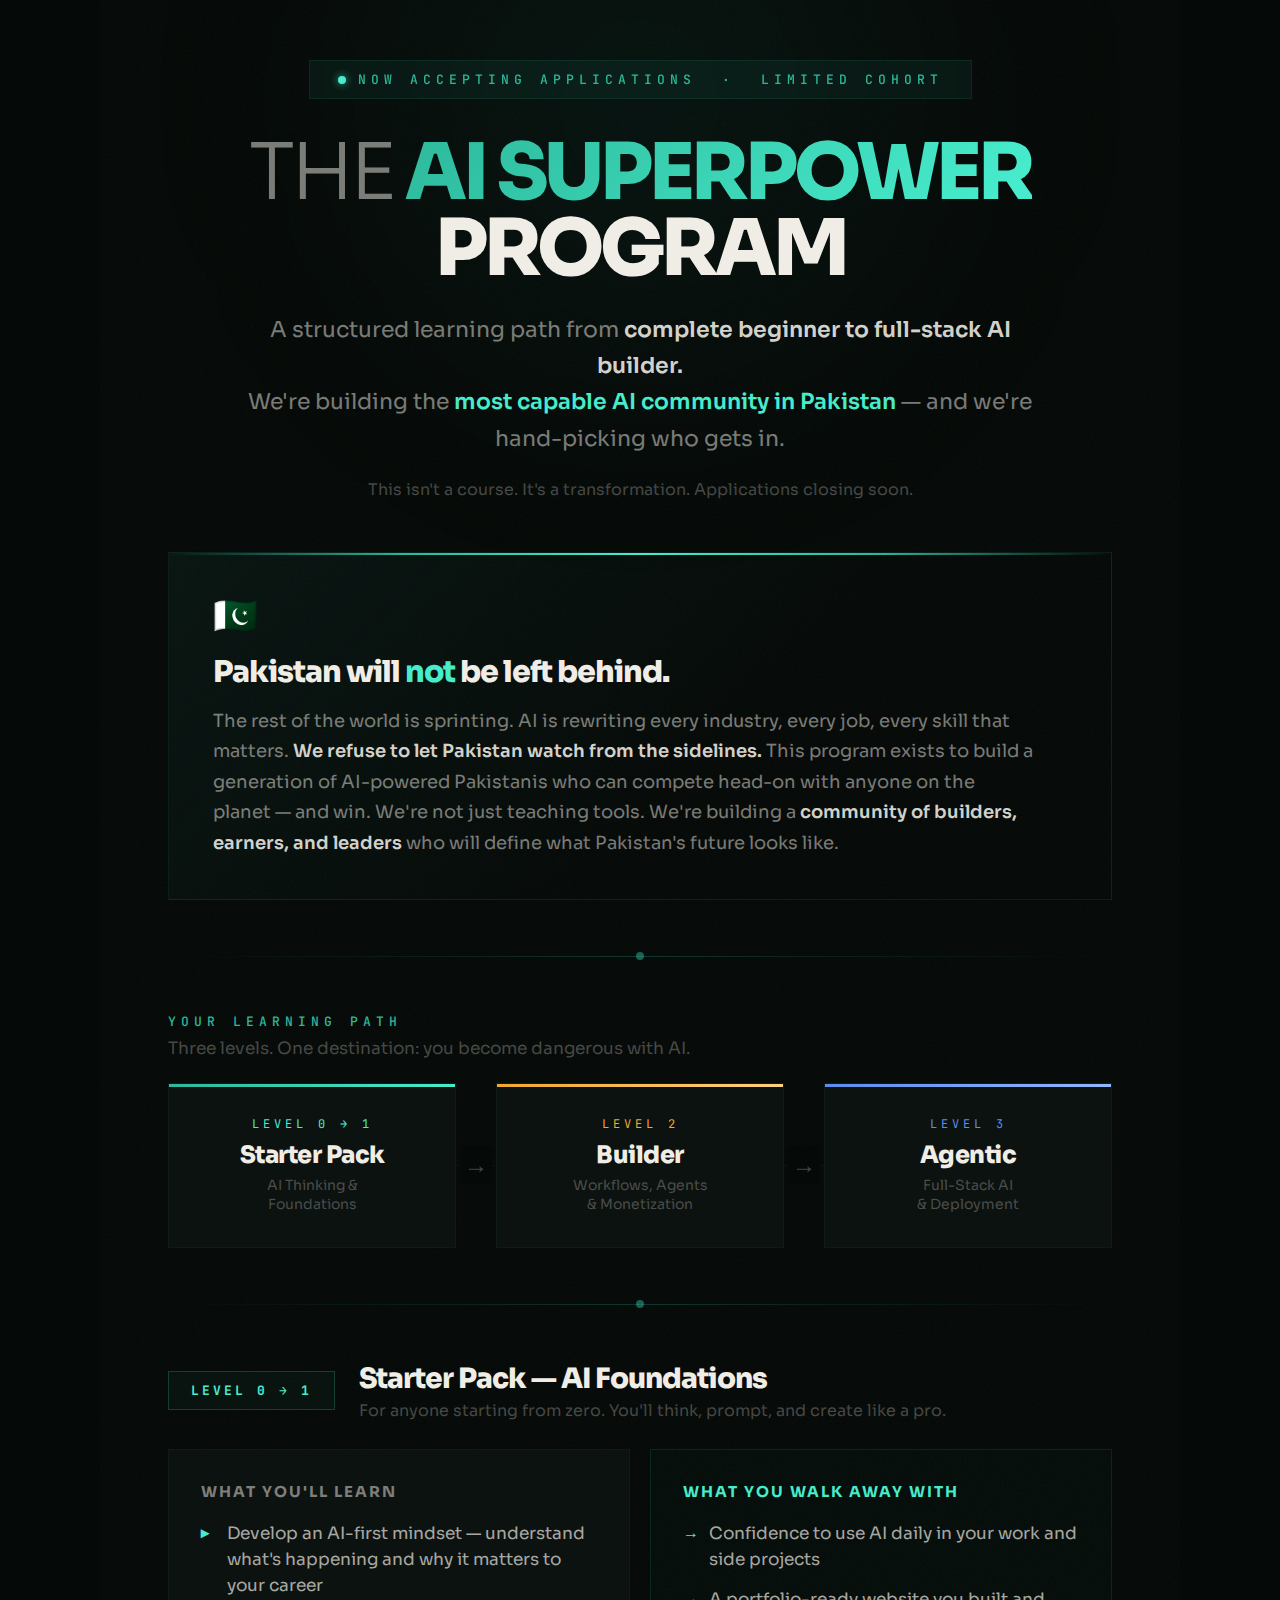
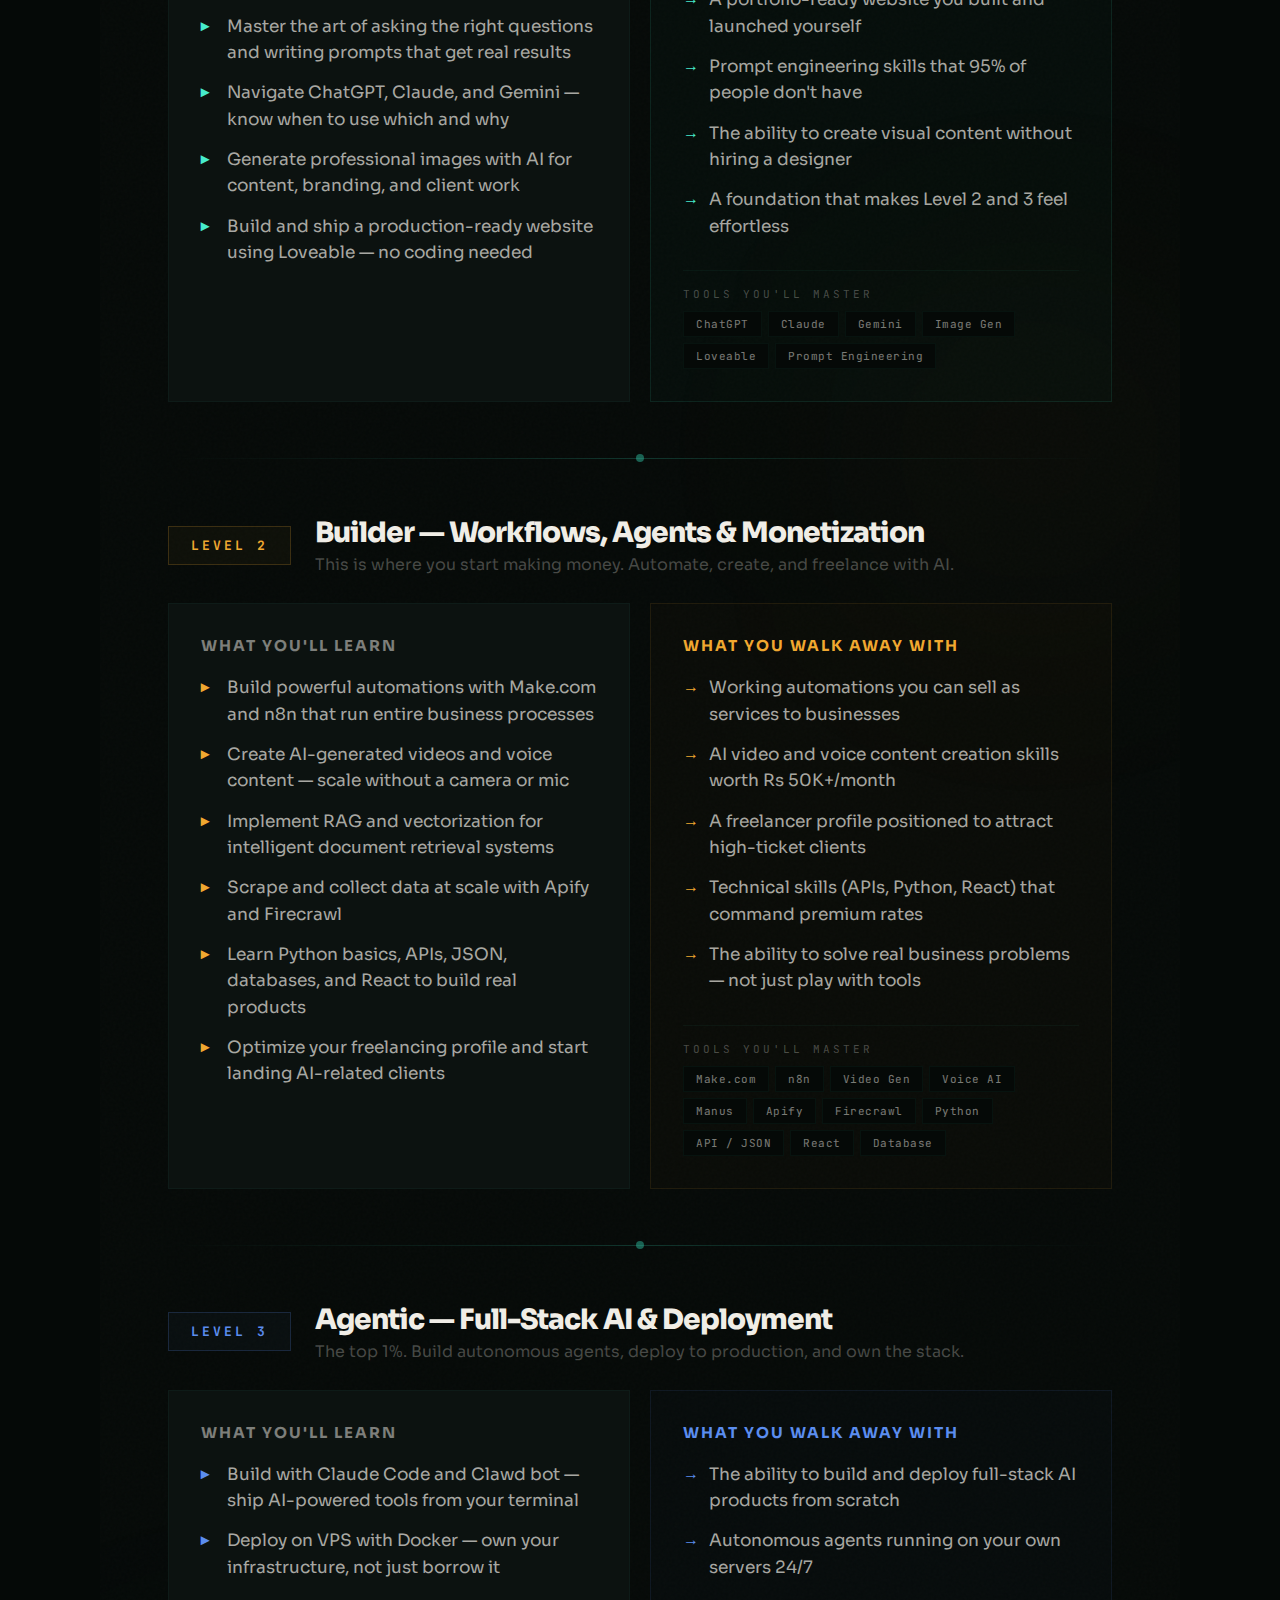
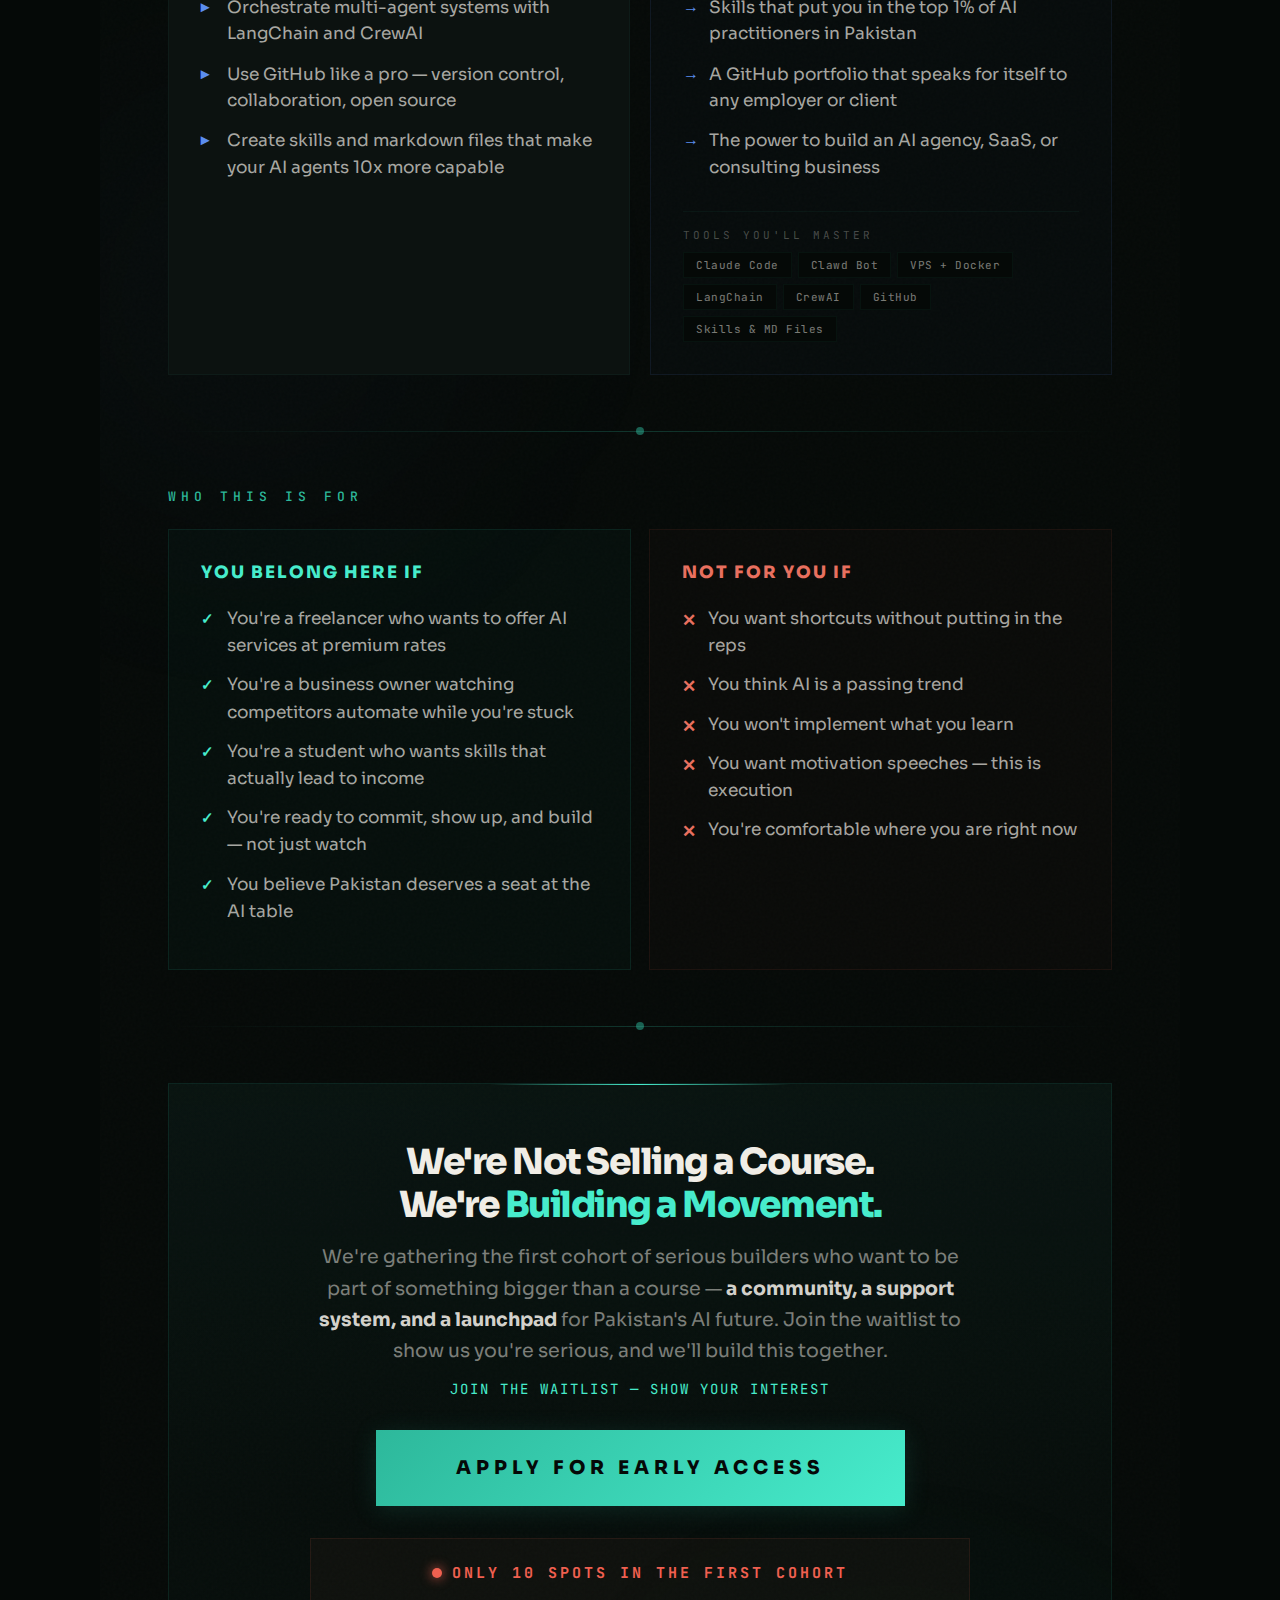
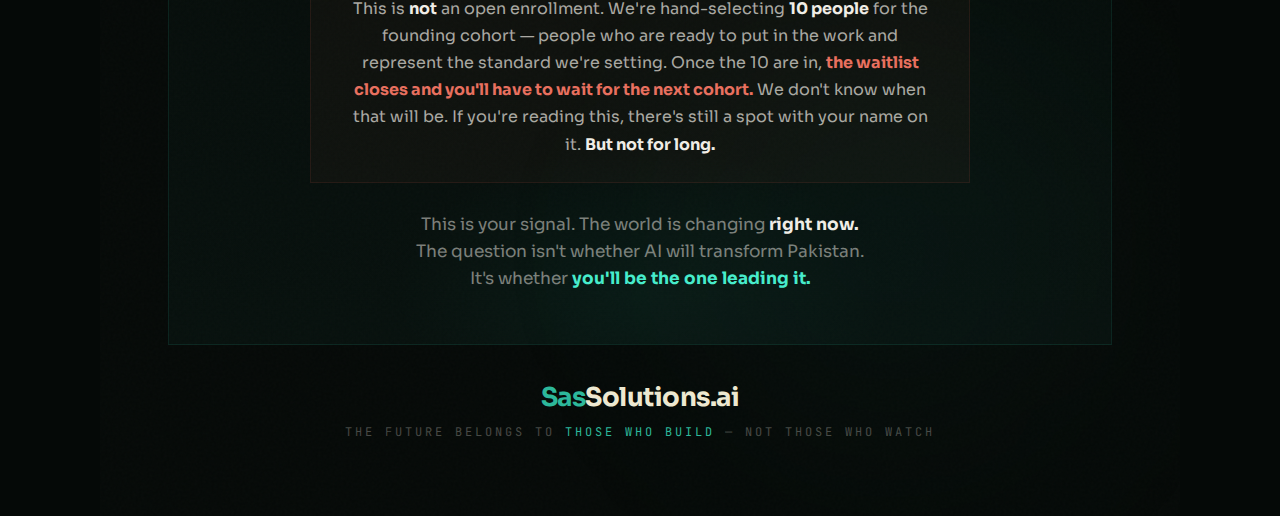
<file: ai-program-path.html>
<!DOCTYPE html>
<html lang="en">
<head>
<meta charset="UTF-8">
<meta name="viewport" content="width=1080, initial-scale=1">
<title>The AI Superpower Program — SasSolutions.ai</title>
<link href="https://fonts.googleapis.com/css2?family=Sora:wght@300;400;500;600;700;800&family=JetBrains+Mono:wght@400;500;700&display=swap" rel="stylesheet">
<style>
  *, *::before, *::after { margin: 0; padding: 0; box-sizing: border-box; }

  :root {
    --bg: #050907;
    --bg-elevated: #0A0F0D;
    --bg-card: #0C1210;
    --border-subtle: rgba(45, 184, 155, 0.06);
    --border-medium: rgba(45, 184, 155, 0.12);
    --border-strong: rgba(45, 184, 155, 0.25);
    --emerald: #2DB89B;
    --emerald-bright: #47ECCC;
    --emerald-mid: #38D4B0;
    --emerald-dim: rgba(45, 184, 155, 0.07);
    --emerald-glow: rgba(71, 236, 204, 0.12);
    --cream: #EDE8D0;
    --white: #F0EDE6;
    --white-90: rgba(240, 237, 230, 0.9);
    --white-70: rgba(240, 237, 230, 0.7);
    --white-50: rgba(240, 237, 230, 0.5);
    --white-30: rgba(240, 237, 230, 0.28);
    --white-15: rgba(240, 237, 230, 0.13);
    --red: #F06050;
    --red-soft: #E8705F;
    --red-dim: rgba(240, 96, 80, 0.07);
    --orange: #F0A830;
    --orange-dim: rgba(240, 168, 48, 0.07);
    --blue: #5B8DEF;
    --blue-dim: rgba(91, 141, 239, 0.07);
    --level1-color: var(--emerald-bright);
    --level2-color: var(--orange);
    --level3-color: var(--blue);
  }

  body {
    background: var(--bg);
    color: var(--white);
    font-family: 'Sora', sans-serif;
    width: 1080px;
    margin: 0 auto;
    -webkit-font-smoothing: antialiased;
  }

  .page {
    width: 1080px;
    position: relative;
    overflow: hidden;
    background: var(--bg);
  }

  /* ═══ AMBIENT ═══ */
  .ambient {
    position: absolute;
    top: 0; left: 0; right: 0; bottom: 0;
    pointer-events: none;
    z-index: 0;
    overflow: hidden;
  }

  .ambient .orb {
    position: absolute;
    border-radius: 50%;
    filter: blur(130px);
    animation: orbFloat 22s ease-in-out infinite;
  }

  .ambient .orb-1 {
    width: 700px; height: 700px;
    top: -250px; left: 50%;
    transform: translateX(-50%);
    background: radial-gradient(circle, rgba(45, 184, 155, 0.1) 0%, transparent 70%);
  }

  .ambient .orb-2 {
    width: 500px; height: 500px;
    top: 1800px; right: -100px;
    background: radial-gradient(circle, rgba(240, 168, 48, 0.05) 0%, transparent 70%);
    animation-delay: -8s;
    animation-duration: 26s;
  }

  .ambient .orb-3 {
    width: 600px; height: 600px;
    top: 3200px; left: -150px;
    background: radial-gradient(circle, rgba(91, 141, 239, 0.05) 0%, transparent 70%);
    animation-delay: -14s;
    animation-duration: 24s;
  }

  .ambient .orb-4 {
    width: 500px; height: 500px;
    top: 4800px; left: 50%;
    background: radial-gradient(circle, rgba(45, 184, 155, 0.08) 0%, transparent 70%);
    animation-delay: -4s;
  }

  @keyframes orbFloat {
    0%, 100% { transform: translateY(0px); }
    50% { transform: translateY(40px); }
  }

  .grain {
    position: absolute;
    top: 0; left: 0; right: 0; bottom: 0;
    opacity: 0.022;
    background-image: url("data:image/svg+xml,%3Csvg viewBox='0 0 512 512' xmlns='http://www.w3.org/2000/svg'%3E%3Cfilter id='n'%3E%3CfeTurbulence type='fractalNoise' baseFrequency='0.75' numOctaves='4' stitchTiles='stitch'/%3E%3C/filter%3E%3Crect width='100%25' height='100%25' filter='url(%23n)'/%3E%3C/svg%3E");
    pointer-events: none;
    z-index: 0;
  }

  .inner {
    position: relative;
    z-index: 1;
    padding: 60px 68px 52px;
  }

  /* ═══ UTILITIES ═══ */
  .micro {
    font-family: 'JetBrains Mono', monospace;
    font-size: 13px;
    letter-spacing: 5px;
    text-transform: uppercase;
    color: var(--emerald);
    font-weight: 500;
  }

  @keyframes fadeSlideUp {
    from { opacity: 0; transform: translateY(28px); }
    to { opacity: 1; transform: translateY(0); }
  }

  @keyframes shimmer {
    0% { background-position: -200% center; }
    100% { background-position: 200% center; }
  }

  @keyframes livePulse {
    0%, 100% { opacity: 1; transform: scale(1); }
    50% { opacity: 0.3; transform: scale(1.5); }
  }

  @keyframes glowPulse {
    0%, 100% { box-shadow: 0 0 20px rgba(45, 184, 155, 0.06); }
    50% { box-shadow: 0 0 44px rgba(45, 184, 155, 0.16); }
  }

  @keyframes borderGlow {
    0%, 100% { border-color: rgba(45, 184, 155, 0.1); }
    50% { border-color: rgba(45, 184, 155, 0.3); }
  }

  @keyframes pathPulse {
    0%, 100% { opacity: 0.15; }
    50% { opacity: 0.5; }
  }

  @keyframes fomoGlow {
    0%, 100% { border-color: rgba(240, 96, 80, 0.08); }
    50% { border-color: rgba(240, 96, 80, 0.25); }
  }

  .anim-up {
    animation: fadeSlideUp 0.8s cubic-bezier(0.22, 1, 0.36, 1) both;
  }

  .d1 { animation-delay: 0.1s; } .d2 { animation-delay: 0.2s; }
  .d3 { animation-delay: 0.3s; } .d4 { animation-delay: 0.4s; }
  .d5 { animation-delay: 0.5s; } .d6 { animation-delay: 0.6s; }

  .sep {
    height: 1px;
    background: linear-gradient(90deg, transparent 0%, var(--border-medium) 30%, var(--border-strong) 50%, var(--border-medium) 70%, transparent 100%);
    margin: 56px 0;
    position: relative;
  }

  .sep::after {
    content: '';
    position: absolute;
    top: -4px; left: 50%; transform: translateX(-50%);
    width: 8px; height: 8px;
    background: var(--emerald);
    border-radius: 50%;
    opacity: 0.5;
  }

  /* ═══════════════════════════════════════════
     HERO
     ═══════════════════════════════════════════ */
  .hero {
    text-align: center;
    margin-bottom: 52px;
  }

  .hero-eyebrow {
    display: inline-flex;
    align-items: center;
    gap: 12px;
    padding: 10px 28px;
    border: 1px solid var(--border-medium);
    margin-bottom: 36px;
    background: var(--emerald-dim);
    backdrop-filter: blur(8px);
    animation: fadeSlideUp 0.6s cubic-bezier(0.22, 1, 0.36, 1) both, borderGlow 4s ease-in-out infinite;
  }

  .hero-eyebrow .live-dot {
    width: 8px; height: 8px;
    background: var(--emerald-bright);
    border-radius: 50%;
    animation: livePulse 1.5s ease-in-out infinite;
    box-shadow: 0 0 8px var(--emerald);
  }

  .hero h1 {
    font-size: 78px;
    font-weight: 800;
    line-height: 0.98;
    letter-spacing: -4px;
    margin-bottom: 10px;
    animation: fadeSlideUp 0.8s cubic-bezier(0.22, 1, 0.36, 1) 0.15s both;
  }

  .hero h1 .thin { font-weight: 300; color: var(--white-50); }

  .hero h1 .accent {
    background: linear-gradient(135deg, var(--emerald) 0%, var(--emerald-bright) 50%, var(--emerald) 100%);
    background-size: 200% auto;
    -webkit-background-clip: text;
    -webkit-text-fill-color: transparent;
    background-clip: text;
    animation: shimmer 6s linear infinite;
  }

  .hero-sub {
    font-size: 22px;
    color: var(--white-50);
    font-weight: 400;
    margin-top: 24px;
    line-height: 1.65;
    max-width: 800px;
    margin-left: auto; margin-right: auto;
    animation: fadeSlideUp 0.8s cubic-bezier(0.22, 1, 0.36, 1) 0.3s both;
  }

  .hero-sub strong { color: var(--white-90); font-weight: 600; }
  .hero-sub .em { color: var(--emerald-bright); font-weight: 600; }

  .hero-hook {
    display: inline-block;
    margin-top: 22px;
    font-size: 16px;
    color: var(--white-30);
    animation: fadeSlideUp 0.8s cubic-bezier(0.22, 1, 0.36, 1) 0.45s both;
  }

  /* ═══════════════════════════════════════════
     MISSION BANNER
     ═══════════════════════════════════════════ */
  .mission {
    padding: 40px 44px;
    border: 1px solid var(--border-medium);
    background: linear-gradient(135deg, var(--emerald-dim) 0%, transparent 60%);
    position: relative;
    overflow: hidden;
    margin-bottom: 0;
  }

  .mission::before {
    content: '';
    position: absolute;
    top: 0; left: 0; right: 0;
    height: 2px;
    background: linear-gradient(90deg, transparent, var(--emerald), var(--emerald-bright), var(--emerald), transparent);
  }

  .mission-flag {
    font-size: 36px;
    margin-bottom: 16px;
    display: block;
  }

  .mission h2 {
    font-size: 30px;
    font-weight: 800;
    line-height: 1.25;
    margin-bottom: 14px;
    letter-spacing: -1px;
  }

  .mission h2 .em { color: var(--emerald-bright); }

  .mission p {
    font-size: 18px;
    color: var(--white-50);
    line-height: 1.7;
    max-width: 820px;
  }

  .mission p strong { color: var(--white-90); font-weight: 600; }

  /* ═══════════════════════════════════════════
     PATH OVERVIEW
     ═══════════════════════════════════════════ */
  .path-overview {
    display: grid;
    grid-template-columns: 1fr 40px 1fr 40px 1fr;
    gap: 0;
    align-items: stretch;
    margin-bottom: 0;
  }

  .path-card {
    padding: 32px 28px;
    border: 1px solid var(--border-subtle);
    background: var(--bg-card);
    text-align: center;
    position: relative;
    transition: all 0.4s cubic-bezier(0.22, 1, 0.36, 1);
  }

  .path-card:hover {
    transform: translateY(-4px);
    border-color: var(--border-medium);
  }

  .path-card::before {
    content: '';
    position: absolute;
    top: 0; left: 0; right: 0;
    height: 3px;
  }

  .path-card.l1::before { background: linear-gradient(90deg, var(--emerald), var(--emerald-bright)); }
  .path-card.l2::before { background: linear-gradient(90deg, var(--orange), #FFD080); }
  .path-card.l3::before { background: linear-gradient(90deg, var(--blue), #90B8FF); }

  .path-card:hover.l1 { box-shadow: 0 12px 40px rgba(45, 184, 155, 0.08); }
  .path-card:hover.l2 { box-shadow: 0 12px 40px rgba(240, 168, 48, 0.08); }
  .path-card:hover.l3 { box-shadow: 0 12px 40px rgba(91, 141, 239, 0.08); }

  .path-level {
    font-family: 'JetBrains Mono', monospace;
    font-size: 12px;
    letter-spacing: 4px;
    text-transform: uppercase;
    margin-bottom: 8px;
  }

  .l1 .path-level { color: var(--emerald-bright); }
  .l2 .path-level { color: var(--orange); }
  .l3 .path-level { color: var(--blue); }

  .path-name {
    font-size: 24px;
    font-weight: 800;
    margin-bottom: 6px;
    letter-spacing: -0.5px;
  }

  .path-tagline {
    font-size: 14px;
    color: var(--white-30);
    line-height: 1.4;
  }

  .path-arrow {
    display: flex;
    align-items: center;
    justify-content: center;
    color: var(--white-15);
    font-size: 24px;
    position: relative;
  }

  .path-arrow::before {
    content: '';
    position: absolute;
    top: 50%;
    left: 0; right: 0;
    height: 1px;
    background: var(--border-subtle);
    animation: pathPulse 3s ease-in-out infinite;
  }

  .path-arrow span {
    position: relative;
    z-index: 1;
    background: var(--bg);
    padding: 4px;
    color: var(--white-30);
  }

  /* ═══════════════════════════════════════════
     LEVEL DETAIL SECTIONS
     ═══════════════════════════════════════════ */
  .level-section {
    margin-bottom: 0;
  }

  .level-header {
    display: flex;
    align-items: center;
    gap: 24px;
    margin-bottom: 28px;
  }

  .level-badge {
    font-family: 'JetBrains Mono', monospace;
    font-size: 13px;
    font-weight: 700;
    letter-spacing: 3px;
    text-transform: uppercase;
    padding: 10px 22px;
    flex-shrink: 0;
  }

  .level-badge.l1 {
    color: var(--emerald-bright);
    border: 1px solid rgba(71, 236, 204, 0.2);
    background: rgba(71, 236, 204, 0.04);
  }

  .level-badge.l2 {
    color: var(--orange);
    border: 1px solid rgba(240, 168, 48, 0.2);
    background: rgba(240, 168, 48, 0.04);
  }

  .level-badge.l3 {
    color: var(--blue);
    border: 1px solid rgba(91, 141, 239, 0.2);
    background: rgba(91, 141, 239, 0.04);
  }

  .level-header-text h3 {
    font-size: 28px;
    font-weight: 800;
    letter-spacing: -1px;
    margin-bottom: 4px;
  }

  .level-header-text p {
    font-size: 16px;
    color: var(--white-30);
  }

  .level-content {
    display: grid;
    grid-template-columns: 1fr 1fr;
    gap: 20px;
  }

  /* What you'll learn */
  .level-learn {
    padding: 32px;
    border: 1px solid var(--border-subtle);
    background: var(--bg-card);
    position: relative;
  }

  .level-learn h4 {
    font-size: 15px;
    font-weight: 700;
    text-transform: uppercase;
    letter-spacing: 2px;
    margin-bottom: 20px;
    color: var(--white-50);
  }

  .learn-item {
    font-size: 17px;
    line-height: 1.55;
    margin-bottom: 14px;
    padding-left: 26px;
    position: relative;
    color: var(--white-70);
  }

  .l1-section .learn-item::before {
    content: '▸';
    position: absolute;
    left: 0; top: 0;
    color: var(--emerald-bright);
    font-weight: 700;
    font-size: 16px;
  }

  .l2-section .learn-item::before {
    content: '▸';
    position: absolute;
    left: 0; top: 0;
    color: var(--orange);
    font-weight: 700;
    font-size: 16px;
  }

  .l3-section .learn-item::before {
    content: '▸';
    position: absolute;
    left: 0; top: 0;
    color: var(--blue);
    font-weight: 700;
    font-size: 16px;
  }

  /* Outcome box */
  .level-outcome {
    padding: 32px;
    position: relative;
    display: flex;
    flex-direction: column;
    justify-content: space-between;
  }

  .l1-section .level-outcome {
    border: 1px solid rgba(71, 236, 204, 0.1);
    background: rgba(71, 236, 204, 0.02);
  }

  .l2-section .level-outcome {
    border: 1px solid rgba(240, 168, 48, 0.1);
    background: rgba(240, 168, 48, 0.02);
  }

  .l3-section .level-outcome {
    border: 1px solid rgba(91, 141, 239, 0.1);
    background: rgba(91, 141, 239, 0.02);
  }

  .level-outcome h4 {
    font-size: 15px;
    font-weight: 700;
    text-transform: uppercase;
    letter-spacing: 2px;
    margin-bottom: 20px;
  }

  .l1-section .level-outcome h4 { color: var(--emerald-bright); }
  .l2-section .level-outcome h4 { color: var(--orange); }
  .l3-section .level-outcome h4 { color: var(--blue); }

  .outcome-item {
    font-size: 17px;
    line-height: 1.55;
    margin-bottom: 14px;
    padding-left: 26px;
    position: relative;
    color: var(--white-70);
  }

  .outcome-item::before {
    content: '→';
    position: absolute;
    left: 0; top: 0;
    font-weight: 700;
    font-size: 16px;
  }

  .l1-section .outcome-item::before { color: var(--emerald-bright); }
  .l2-section .outcome-item::before { color: var(--orange); }
  .l3-section .outcome-item::before { color: var(--blue); }

  .tools-row {
    margin-top: 16px;
    padding-top: 16px;
    border-top: 1px solid var(--border-subtle);
  }

  .tools-label {
    font-family: 'JetBrains Mono', monospace;
    font-size: 11px;
    color: var(--white-30);
    letter-spacing: 3px;
    text-transform: uppercase;
    margin-bottom: 10px;
  }

  .tools-tags {
    display: flex;
    flex-wrap: wrap;
    gap: 6px;
  }

  .tool-tag {
    font-family: 'JetBrains Mono', monospace;
    font-size: 11px;
    padding: 5px 12px;
    background: var(--bg);
    border: 1px solid var(--border-subtle);
    color: var(--white-50);
    letter-spacing: 0.5px;
    transition: all 0.2s;
  }

  .tool-tag:hover {
    border-color: var(--border-medium);
    color: var(--white-70);
  }

  /* ═══════════════════════════════════════════
     WHO IS THIS FOR
     ═══════════════════════════════════════════ */
  .who { margin-bottom: 0; }

  .who-cols {
    display: grid;
    grid-template-columns: 1fr 1fr;
    gap: 18px;
  }

  .who-box { padding: 32px; transition: all 0.3s; }

  .who-for-box {
    border: 1px solid rgba(45, 184, 155, 0.12);
    background: rgba(45, 184, 155, 0.03);
  }

  .who-for-box:hover {
    border-color: rgba(45, 184, 155, 0.25);
    background: rgba(45, 184, 155, 0.05);
  }

  .who-not-box {
    border: 1px solid rgba(240, 96, 80, 0.08);
    background: rgba(240, 96, 80, 0.02);
  }

  .who-not-box:hover { border-color: rgba(240, 96, 80, 0.15); }

  .who-box h3 {
    font-size: 17px;
    font-weight: 800;
    text-transform: uppercase;
    letter-spacing: 2px;
    margin-bottom: 22px;
  }

  .who-for-box h3 { color: var(--emerald-bright); }
  .who-not-box h3 { color: var(--red-soft); }

  .who-line {
    font-size: 17px;
    line-height: 1.6;
    margin-bottom: 12px;
    padding-left: 26px;
    position: relative;
    color: var(--white-70);
  }

  .who-for-box .who-line::before {
    content: '✓';
    position: absolute; left: 0; top: 2px;
    color: var(--emerald-bright);
    font-weight: 700; font-size: 15px;
  }

  .who-not-box .who-line::before {
    content: '✕';
    position: absolute; left: 0; top: 2px;
    color: var(--red-soft);
    font-weight: 700;
  }

  /* ═══════════════════════════════════════════
     CTA — WAITLIST
     ═══════════════════════════════════════════ */
  .cta-block {
    text-align: center;
    padding: 56px 48px 52px;
    position: relative;
    border: 1px solid var(--border-medium);
    background: linear-gradient(180deg, rgba(45, 184, 155, 0.06) 0%, rgba(45, 184, 155, 0.02) 50%, rgba(45, 184, 155, 0.04) 100%);
    animation: glowPulse 4s ease-in-out infinite;
    overflow: hidden;
  }

  .cta-block::before {
    content: '';
    position: absolute;
    top: -1px; left: 50%;
    transform: translateX(-50%);
    width: 300px; height: 2px;
    background: linear-gradient(90deg, transparent, var(--emerald-bright), transparent);
  }

  .cta-block::after {
    content: '';
    position: absolute;
    bottom: -100px; left: 50%;
    transform: translateX(-50%);
    width: 500px; height: 300px;
    background: radial-gradient(ellipse, rgba(45, 184, 155, 0.06), transparent 70%);
    pointer-events: none;
  }

  .cta-headline {
    font-size: 36px;
    font-weight: 800;
    letter-spacing: -1.5px;
    line-height: 1.2;
    margin-bottom: 16px;
    position: relative;
    z-index: 1;
  }

  .cta-headline .em { color: var(--emerald-bright); }

  .cta-desc {
    font-size: 19px;
    color: var(--white-50);
    line-height: 1.65;
    max-width: 680px;
    margin: 0 auto 12px;
    position: relative;
    z-index: 1;
  }

  .cta-desc strong { color: var(--white-90); }

  .cta-nocharge {
    font-family: 'JetBrains Mono', monospace;
    font-size: 14px;
    color: var(--emerald-bright);
    letter-spacing: 2px;
    margin-bottom: 32px;
    position: relative;
    z-index: 1;
  }

  .cta-btn {
    display: inline-block;
    background: linear-gradient(135deg, var(--emerald) 0%, var(--emerald-bright) 100%);
    color: var(--bg);
    font-family: 'Sora', sans-serif;
    font-size: 19px;
    font-weight: 800;
    text-transform: uppercase;
    letter-spacing: 5px;
    padding: 26px 80px;
    border: none;
    cursor: pointer;
    position: relative;
    z-index: 1;
    transition: all 0.3s cubic-bezier(0.22, 1, 0.36, 1);
    box-shadow: 0 4px 24px rgba(45, 184, 155, 0.15);
  }

  .cta-btn:hover {
    transform: translateY(-3px);
    box-shadow: 0 12px 48px rgba(45, 184, 155, 0.3);
    letter-spacing: 7px;
  }

  .fomo {
    margin-top: 32px;
    padding: 24px 32px;
    background: rgba(240, 96, 80, 0.04);
    border: 1px solid rgba(240, 96, 80, 0.1);
    display: inline-block;
    max-width: 660px;
    animation: fomoGlow 3s ease-in-out infinite;
    position: relative;
    z-index: 1;
  }

  .fomo-header {
    display: flex;
    align-items: center;
    justify-content: center;
    gap: 10px;
    margin-bottom: 12px;
  }

  .fomo-header .blink {
    width: 10px; height: 10px;
    background: var(--red);
    border-radius: 50%;
    animation: livePulse 1s ease-in-out infinite;
    box-shadow: 0 0 12px var(--red);
  }

  .fomo-header span {
    font-family: 'JetBrains Mono', monospace;
    font-size: 15px;
    color: var(--red);
    letter-spacing: 3px;
    text-transform: uppercase;
    font-weight: 700;
  }

  .fomo-text {
    font-size: 16px;
    color: var(--white-70);
    line-height: 1.7;
  }

  .fomo-text strong { color: var(--white); font-weight: 700; }
  .fomo-text .red { color: var(--red-soft); font-weight: 700; }

  .cta-commit {
    font-size: 17px;
    color: var(--white-50);
    margin-top: 28px;
    line-height: 1.6;
    position: relative;
    z-index: 1;
  }

  .cta-commit strong { color: var(--white); }
  .cta-commit .green { color: var(--emerald-bright); font-weight: 700; }

  /* ═══════════════════════════════════════════
     FOOTER
     ═══════════════════════════════════════════ */
  .footer {
    text-align: center;
    padding: 36px 0 24px;
  }

  .footer-brand {
    font-size: 26px;
    font-weight: 700;
    letter-spacing: -0.5px;
    margin-bottom: 10px;
  }

  .footer-brand .sas { color: var(--emerald); }
  .footer-brand .sol { color: var(--cream); }

  .footer-tagline {
    font-family: 'JetBrains Mono', monospace;
    font-size: 12px;
    color: var(--white-30);
    letter-spacing: 3px;
    text-transform: uppercase;
  }

  .footer-tagline .acc { color: var(--emerald); }
</style>
</head>
<body>

<div class="page">
  <div class="ambient">
    <div class="orb orb-1"></div>
    <div class="orb orb-2"></div>
    <div class="orb orb-3"></div>
    <div class="orb orb-4"></div>
  </div>
  <div class="grain"></div>

  <div class="inner">

    <!-- ══════════════════════════════════
         HERO
         ══════════════════════════════════ -->
    <div class="hero">
      <div class="hero-eyebrow">
        <div class="live-dot"></div>
        <span class="micro">Now Accepting Applications &nbsp;·&nbsp; Limited Cohort</span>
      </div>
      <h1>
        <span class="thin">THE</span> <span class="accent">AI SUPERPOWER</span><br>
        PROGRAM
      </h1>
      <p class="hero-sub">
        A structured learning path from <strong>complete beginner to full-stack AI builder.</strong><br>
        We're building the <span class="em">most capable AI community in Pakistan</span> — and we're hand-picking who gets in.
      </p>
      <span class="hero-hook">This isn't a course. It's a transformation. Applications closing soon.</span>
    </div>

    <!-- ══════════════════════════════════
         MISSION
         ══════════════════════════════════ -->
    <div class="mission anim-up d1">
      <span class="mission-flag">🇵🇰</span>
      <h2>Pakistan will <span class="em">not</span> be left behind.</h2>
      <p>
        The rest of the world is sprinting. AI is rewriting every industry, every job, every skill that matters.
        <strong>We refuse to let Pakistan watch from the sidelines.</strong>
        This program exists to build a generation of AI-powered Pakistanis who can compete head-on with anyone on the planet — and win.
        We're not just teaching tools. We're building a <strong>community of builders, earners, and leaders</strong> who will define what Pakistan's future looks like.
      </p>
    </div>

    <div class="sep"></div>

    <!-- ══════════════════════════════════
         3-LEVEL PATH OVERVIEW
         ══════════════════════════════════ -->
    <div style="margin-bottom: 24px;">
      <div class="micro" style="margin-bottom: 8px;">Your Learning Path</div>
      <div style="font-size: 17px; color: var(--white-30);">Three levels. One destination: you become dangerous with AI.</div>
    </div>

    <div class="path-overview anim-up d2">
      <div class="path-card l1">
        <div class="path-level">Level 0 → 1</div>
        <div class="path-name">Starter Pack</div>
        <div class="path-tagline">AI Thinking &<br>Foundations</div>
      </div>
      <div class="path-arrow"><span>→</span></div>
      <div class="path-card l2">
        <div class="path-level">Level 2</div>
        <div class="path-name">Builder</div>
        <div class="path-tagline">Workflows, Agents<br>& Monetization</div>
      </div>
      <div class="path-arrow"><span>→</span></div>
      <div class="path-card l3">
        <div class="path-level">Level 3</div>
        <div class="path-name">Agentic</div>
        <div class="path-tagline">Full-Stack AI<br>& Deployment</div>
      </div>
    </div>

    <div class="sep"></div>

    <!-- ══════════════════════════════════
         LEVEL 0→1: STARTER PACK
         ══════════════════════════════════ -->
    <div class="level-section l1-section">
      <div class="level-header">
        <div class="level-badge l1">Level 0 → 1</div>
        <div class="level-header-text">
          <h3>Starter Pack — AI Foundations</h3>
          <p>For anyone starting from zero. You'll think, prompt, and create like a pro.</p>
        </div>
      </div>
      <div class="level-content">
        <div class="level-learn">
          <h4>What You'll Learn</h4>
          <div class="learn-item">Develop an AI-first mindset — understand what's happening and why it matters to your career</div>
          <div class="learn-item">Master the art of asking the right questions and writing prompts that get real results</div>
          <div class="learn-item">Navigate ChatGPT, Claude, and Gemini — know when to use which and why</div>
          <div class="learn-item">Generate professional images with AI for content, branding, and client work</div>
          <div class="learn-item">Build and ship a production-ready website using Loveable — no coding needed</div>
        </div>
        <div class="level-outcome">
          <div>
            <h4>What You Walk Away With</h4>
            <div class="outcome-item">Confidence to use AI daily in your work and side projects</div>
            <div class="outcome-item">A portfolio-ready website you built and launched yourself</div>
            <div class="outcome-item">Prompt engineering skills that 95% of people don't have</div>
            <div class="outcome-item">The ability to create visual content without hiring a designer</div>
            <div class="outcome-item">A foundation that makes Level 2 and 3 feel effortless</div>
          </div>
          <div class="tools-row">
            <div class="tools-label">Tools You'll Master</div>
            <div class="tools-tags">
              <span class="tool-tag">ChatGPT</span>
              <span class="tool-tag">Claude</span>
              <span class="tool-tag">Gemini</span>
              <span class="tool-tag">Image Gen</span>
              <span class="tool-tag">Loveable</span>
              <span class="tool-tag">Prompt Engineering</span>
            </div>
          </div>
        </div>
      </div>
    </div>

    <div class="sep"></div>

    <!-- ══════════════════════════════════
         LEVEL 2: BUILDER
         ══════════════════════════════════ -->
    <div class="level-section l2-section">
      <div class="level-header">
        <div class="level-badge l2">Level 2</div>
        <div class="level-header-text">
          <h3>Builder — Workflows, Agents & Monetization</h3>
          <p>This is where you start making money. Automate, create, and freelance with AI.</p>
        </div>
      </div>
      <div class="level-content">
        <div class="level-learn">
          <h4>What You'll Learn</h4>
          <div class="learn-item">Build powerful automations with Make.com and n8n that run entire business processes</div>
          <div class="learn-item">Create AI-generated videos and voice content — scale without a camera or mic</div>
          <div class="learn-item">Implement RAG and vectorization for intelligent document retrieval systems</div>
          <div class="learn-item">Scrape and collect data at scale with Apify and Firecrawl</div>
          <div class="learn-item">Learn Python basics, APIs, JSON, databases, and React to build real products</div>
          <div class="learn-item">Optimize your freelancing profile and start landing AI-related clients</div>
        </div>
        <div class="level-outcome">
          <div>
            <h4>What You Walk Away With</h4>
            <div class="outcome-item">Working automations you can sell as services to businesses</div>
            <div class="outcome-item">AI video and voice content creation skills worth Rs 50K+/month</div>
            <div class="outcome-item">A freelancer profile positioned to attract high-ticket clients</div>
            <div class="outcome-item">Technical skills (APIs, Python, React) that command premium rates</div>
            <div class="outcome-item">The ability to solve real business problems — not just play with tools</div>
          </div>
          <div class="tools-row">
            <div class="tools-label">Tools You'll Master</div>
            <div class="tools-tags">
              <span class="tool-tag">Make.com</span>
              <span class="tool-tag">n8n</span>
              <span class="tool-tag">Video Gen</span>
              <span class="tool-tag">Voice AI</span>
              <span class="tool-tag">Manus</span>
              <span class="tool-tag">Apify</span>
              <span class="tool-tag">Firecrawl</span>
              <span class="tool-tag">Python</span>
              <span class="tool-tag">API / JSON</span>
              <span class="tool-tag">React</span>
              <span class="tool-tag">Database</span>
            </div>
          </div>
        </div>
      </div>
    </div>

    <div class="sep"></div>

    <!-- ══════════════════════════════════
         LEVEL 3: AGENTIC
         ══════════════════════════════════ -->
    <div class="level-section l3-section">
      <div class="level-header">
        <div class="level-badge l3">Level 3</div>
        <div class="level-header-text">
          <h3>Agentic — Full-Stack AI & Deployment</h3>
          <p>The top 1%. Build autonomous agents, deploy to production, and own the stack.</p>
        </div>
      </div>
      <div class="level-content">
        <div class="level-learn">
          <h4>What You'll Learn</h4>
          <div class="learn-item">Build with Claude Code and Clawd bot — ship AI-powered tools from your terminal</div>
          <div class="learn-item">Deploy on VPS with Docker — own your infrastructure, not just borrow it</div>
          <div class="learn-item">Orchestrate multi-agent systems with LangChain and CrewAI</div>
          <div class="learn-item">Use GitHub like a pro — version control, collaboration, open source</div>
          <div class="learn-item">Create skills and markdown files that make your AI agents 10x more capable</div>
        </div>
        <div class="level-outcome">
          <div>
            <h4>What You Walk Away With</h4>
            <div class="outcome-item">The ability to build and deploy full-stack AI products from scratch</div>
            <div class="outcome-item">Autonomous agents running on your own servers 24/7</div>
            <div class="outcome-item">Skills that put you in the top 1% of AI practitioners in Pakistan</div>
            <div class="outcome-item">A GitHub portfolio that speaks for itself to any employer or client</div>
            <div class="outcome-item">The power to build an AI agency, SaaS, or consulting business</div>
          </div>
          <div class="tools-row">
            <div class="tools-label">Tools You'll Master</div>
            <div class="tools-tags">
              <span class="tool-tag">Claude Code</span>
              <span class="tool-tag">Clawd Bot</span>
              <span class="tool-tag">VPS + Docker</span>
              <span class="tool-tag">LangChain</span>
              <span class="tool-tag">CrewAI</span>
              <span class="tool-tag">GitHub</span>
              <span class="tool-tag">Skills & MD Files</span>
            </div>
          </div>
        </div>
      </div>
    </div>

    <div class="sep"></div>

    <!-- ══════════════════════════════════
         WHO IS THIS FOR
         ══════════════════════════════════ -->
    <div class="who">
      <div class="micro" style="margin-bottom: 24px;">Who This Is For</div>
      <div class="who-cols">
        <div class="who-box who-for-box">
          <h3>You belong here if</h3>
          <div class="who-line">You're a freelancer who wants to offer AI services at premium rates</div>
          <div class="who-line">You're a business owner watching competitors automate while you're stuck</div>
          <div class="who-line">You're a student who wants skills that actually lead to income</div>
          <div class="who-line">You're ready to commit, show up, and build — not just watch</div>
          <div class="who-line">You believe Pakistan deserves a seat at the AI table</div>
        </div>
        <div class="who-box who-not-box">
          <h3>Not for you if</h3>
          <div class="who-line">You want shortcuts without putting in the reps</div>
          <div class="who-line">You think AI is a passing trend</div>
          <div class="who-line">You won't implement what you learn</div>
          <div class="who-line">You want motivation speeches — this is execution</div>
          <div class="who-line">You're comfortable where you are right now</div>
        </div>
      </div>
    </div>

    <div class="sep"></div>

    <!-- ══════════════════════════════════
         CTA — WAITLIST
         ══════════════════════════════════ -->
    <div class="cta-block">
      <div class="cta-headline">
        We're Not Selling a Course.<br>
        We're <span class="em">Building a Movement.</span>
      </div>
      <div class="cta-desc">
        We're gathering the first cohort of serious builders who want to be part of something bigger than a course — <strong>a community, a support system, and a launchpad</strong> for Pakistan's AI future. Join the waitlist to show us you're serious, and we'll build this together.
      </div>
      <div class="cta-nocharge">JOIN THE WAITLIST — SHOW YOUR INTEREST</div>

      <button class="cta-btn">Apply For Early Access</button>

      <div class="fomo">
        <div class="fomo-header">
          <div class="blink"></div>
          <span>Only 10 spots in the first cohort</span>
        </div>
        <div class="fomo-text">
          This is <strong>not</strong> an open enrollment. We're hand-selecting <strong>10 people</strong> for the founding cohort — people who are ready to put in the work and represent the standard we're setting. Once the 10 are in, <span class="red">the waitlist closes and you'll have to wait for the next cohort.</span> We don't know when that will be. If you're reading this, there's still a spot with your name on it. <strong>But not for long.</strong>
        </div>
      </div>

      <div class="cta-commit">
        This is your signal. The world is changing <strong>right now.</strong><br>
        The question isn't whether AI will transform Pakistan.<br>
        It's whether <span class="green">you'll be the one leading it.</span>
      </div>
    </div>

    <!-- ══════════════════════════════════
         FOOTER
         ══════════════════════════════════ -->
    <div class="footer">
      <div class="footer-brand">
        <span class="sas">Sas</span><span class="sol">Solutions.ai</span>
      </div>
      <div class="footer-tagline">
        The future belongs to <span class="acc">those who build</span> — not those who watch
      </div>
    </div>

  </div>
</div>

</body>
</html>
</file>
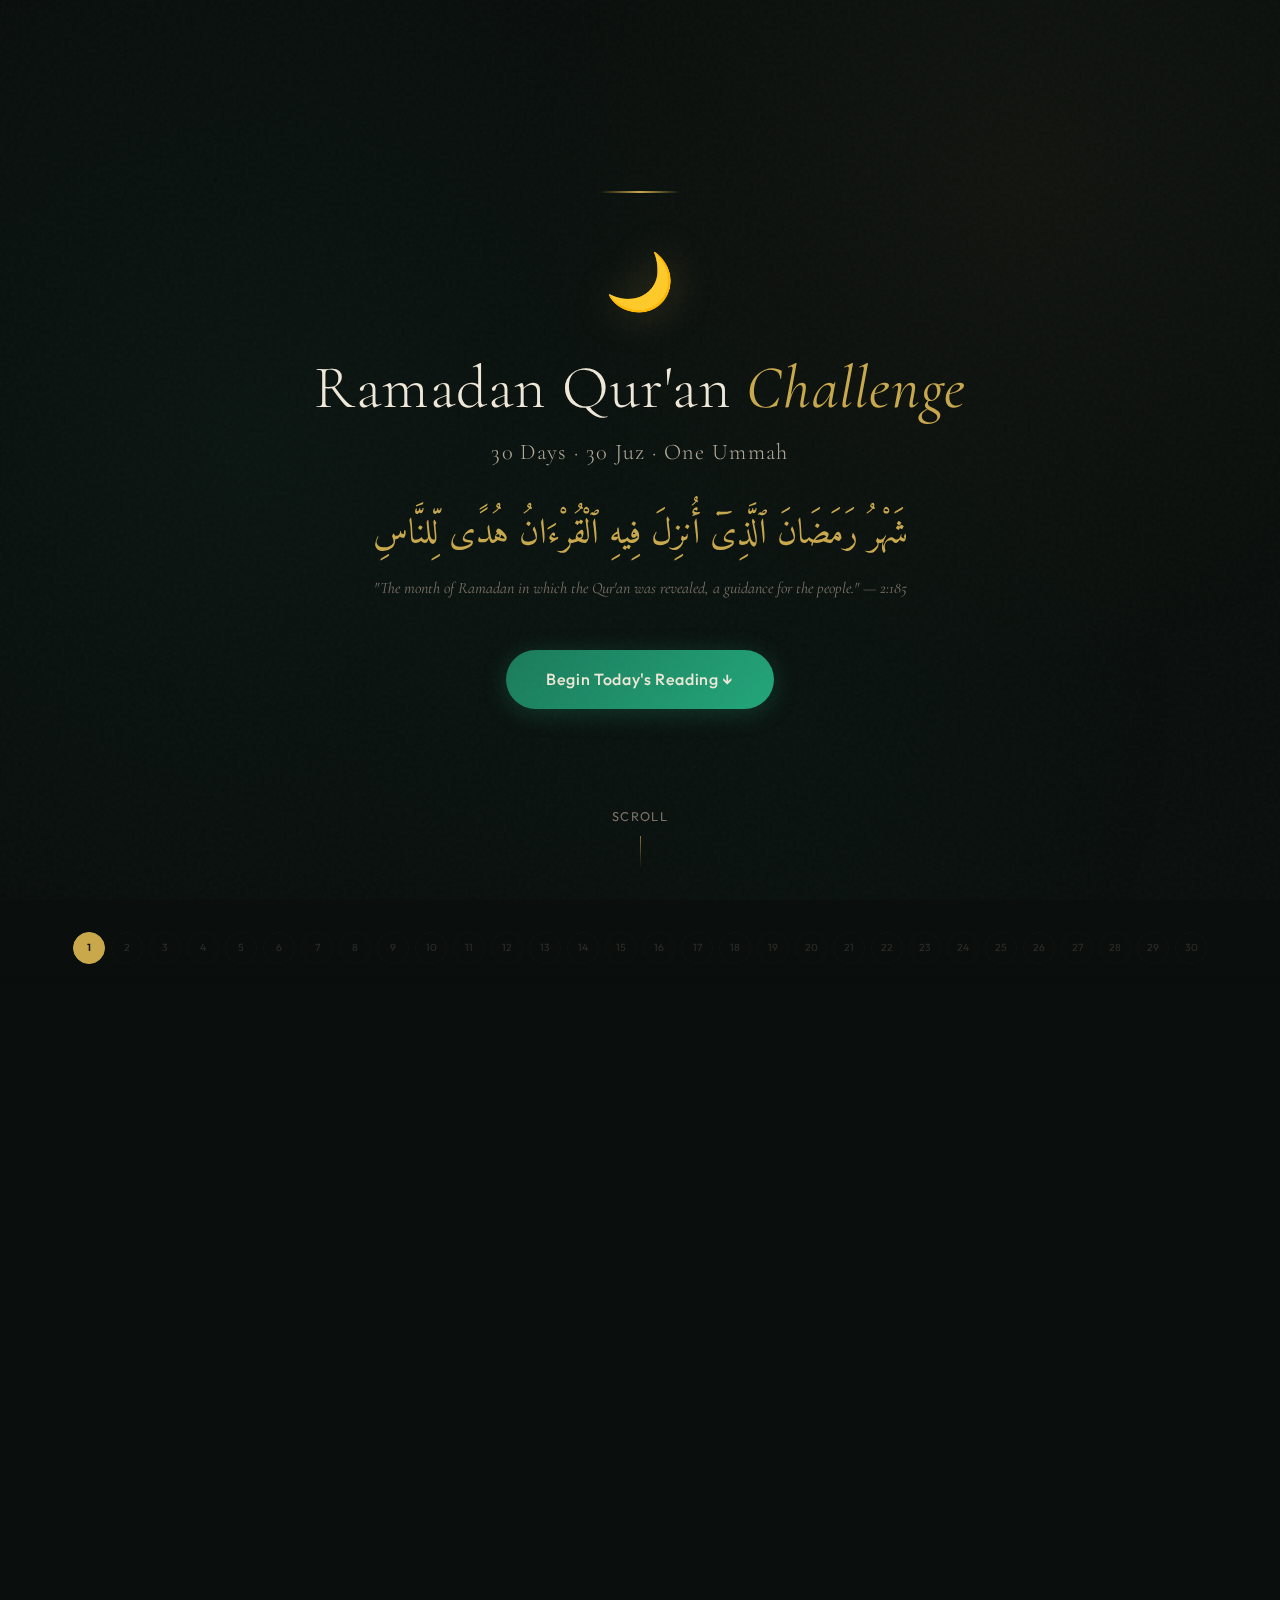
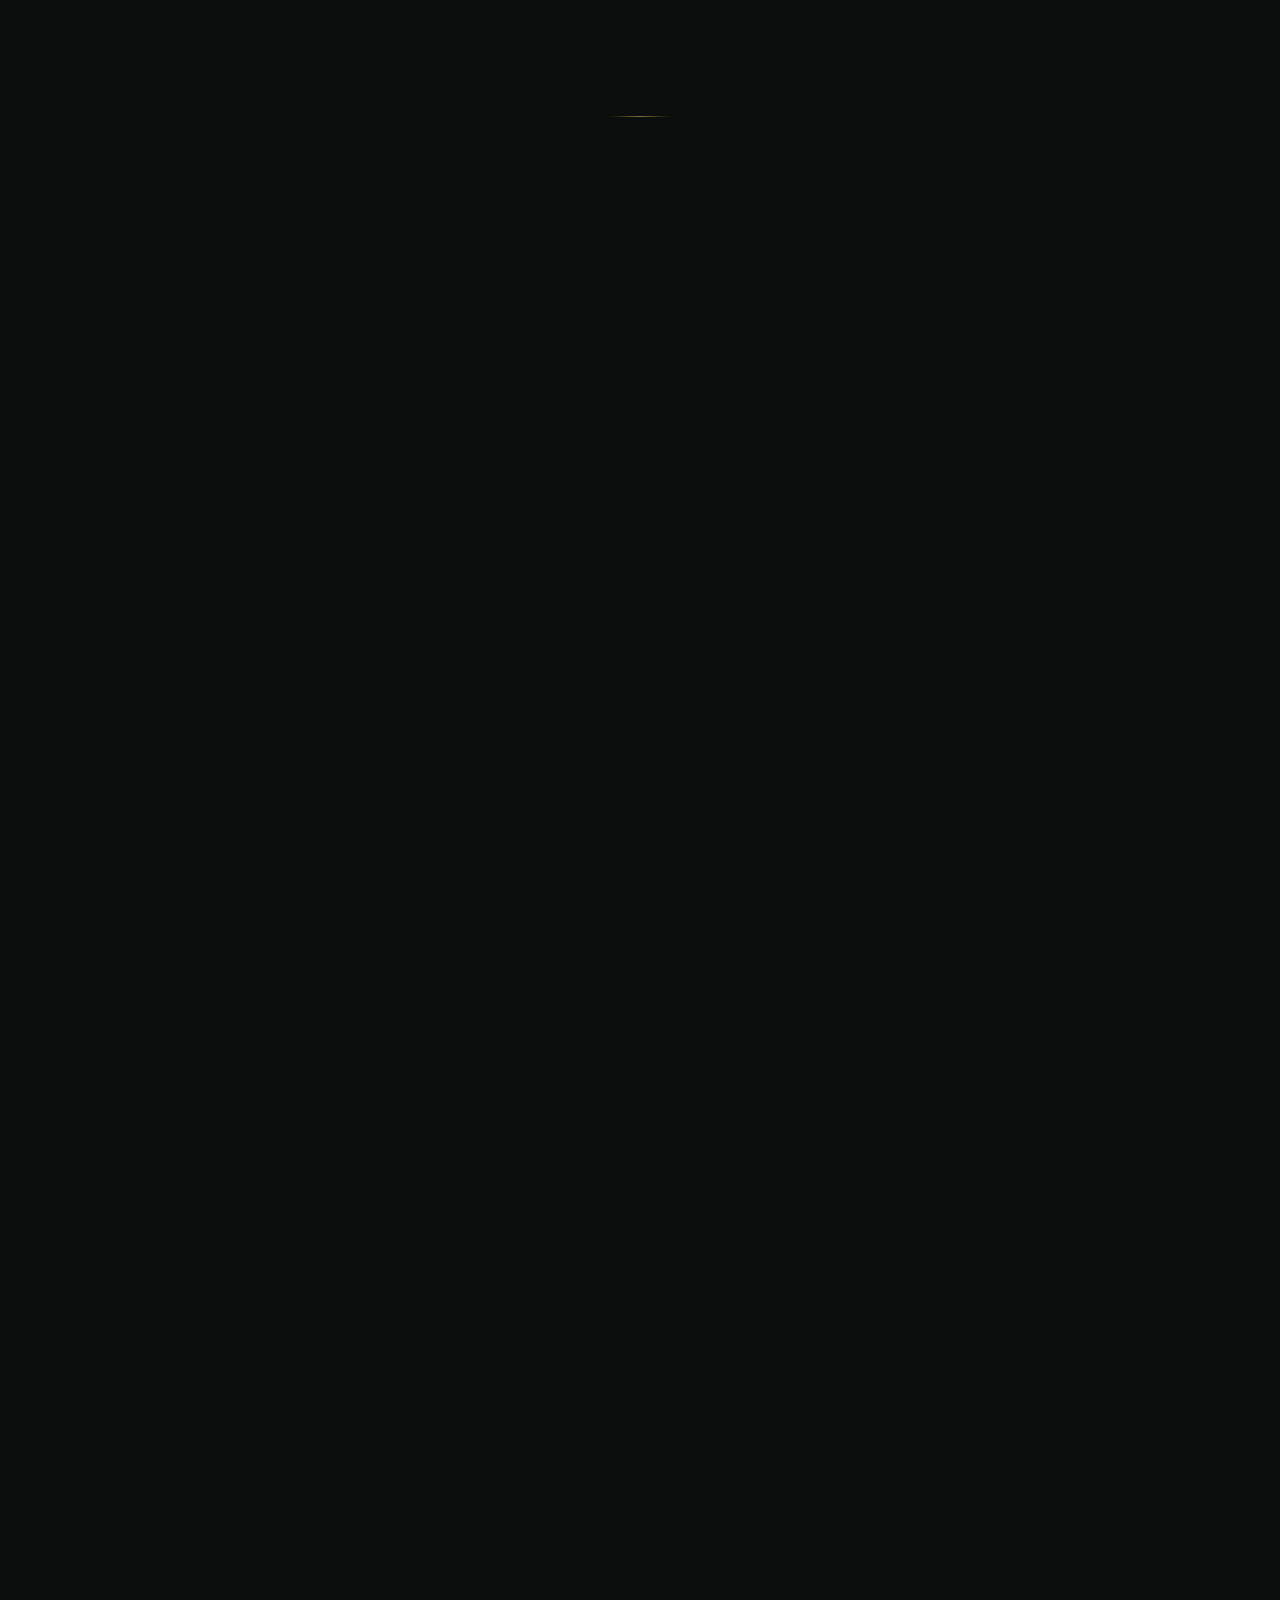
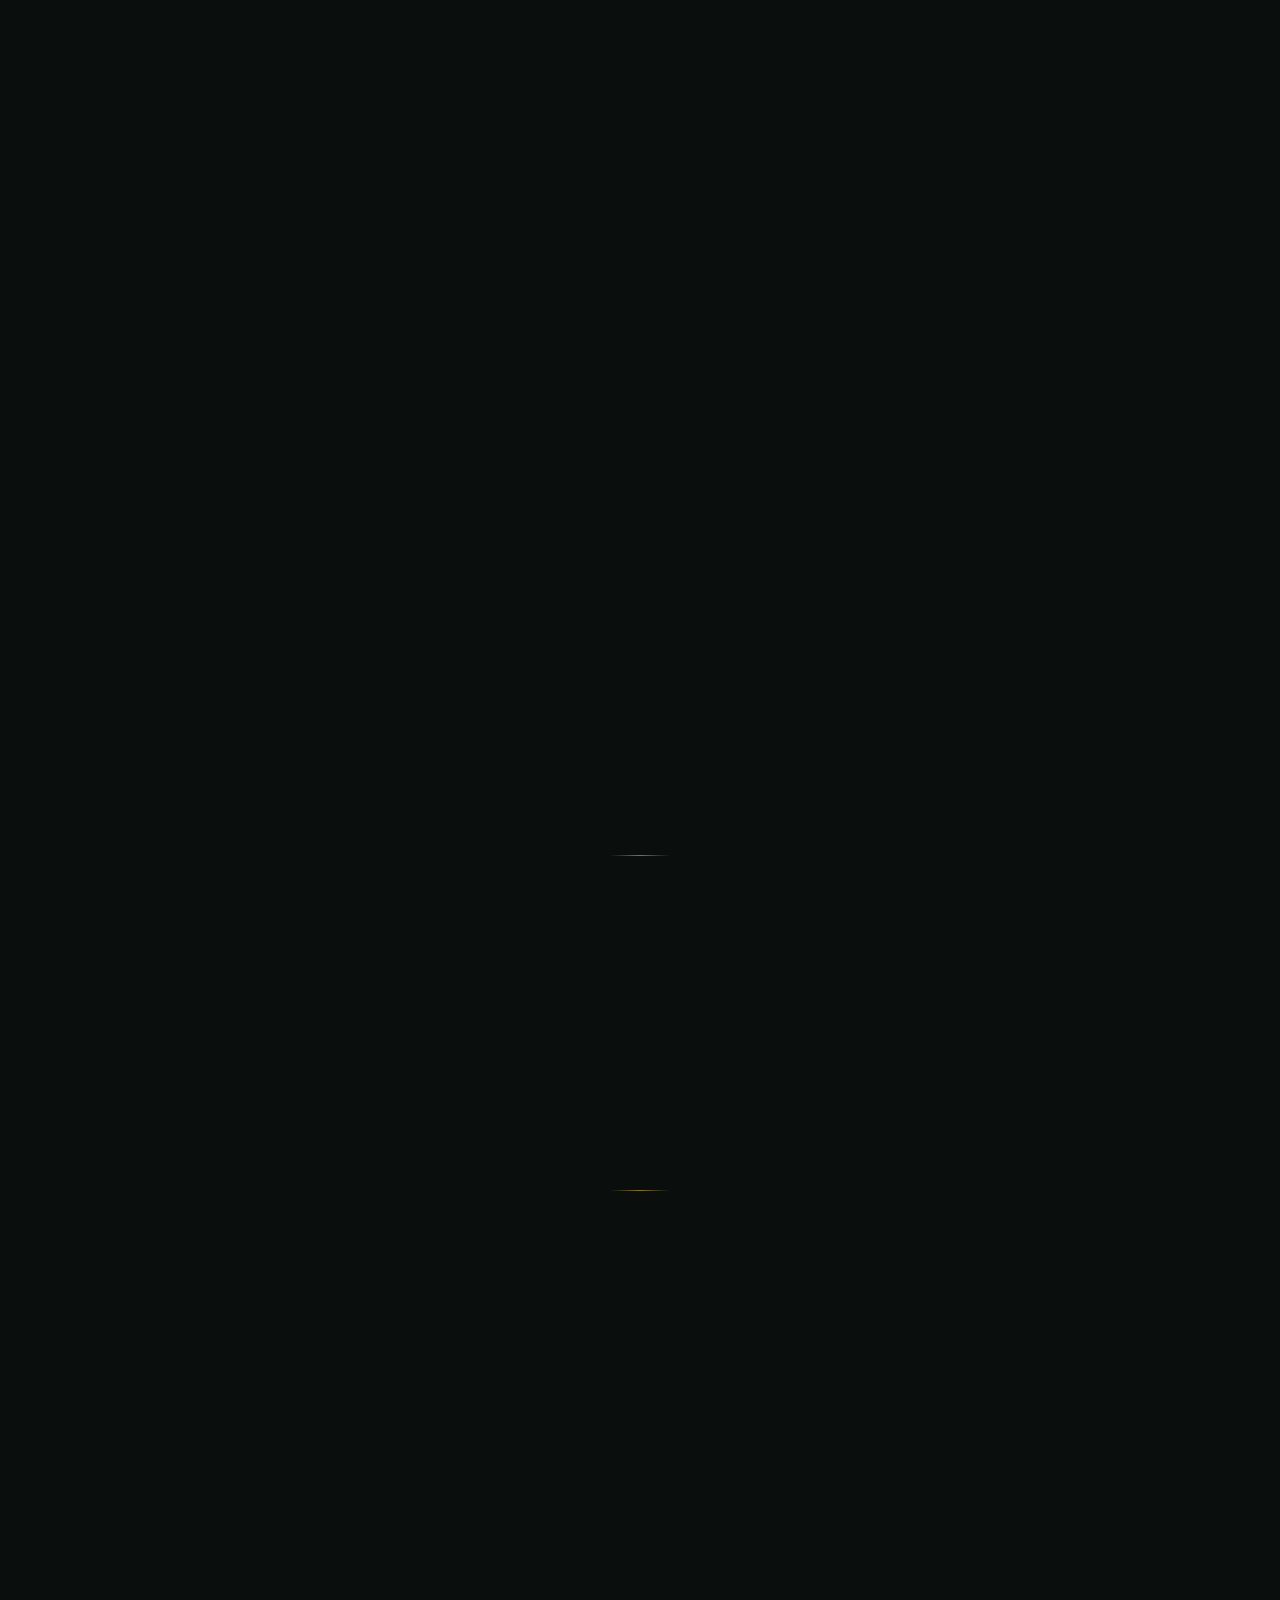
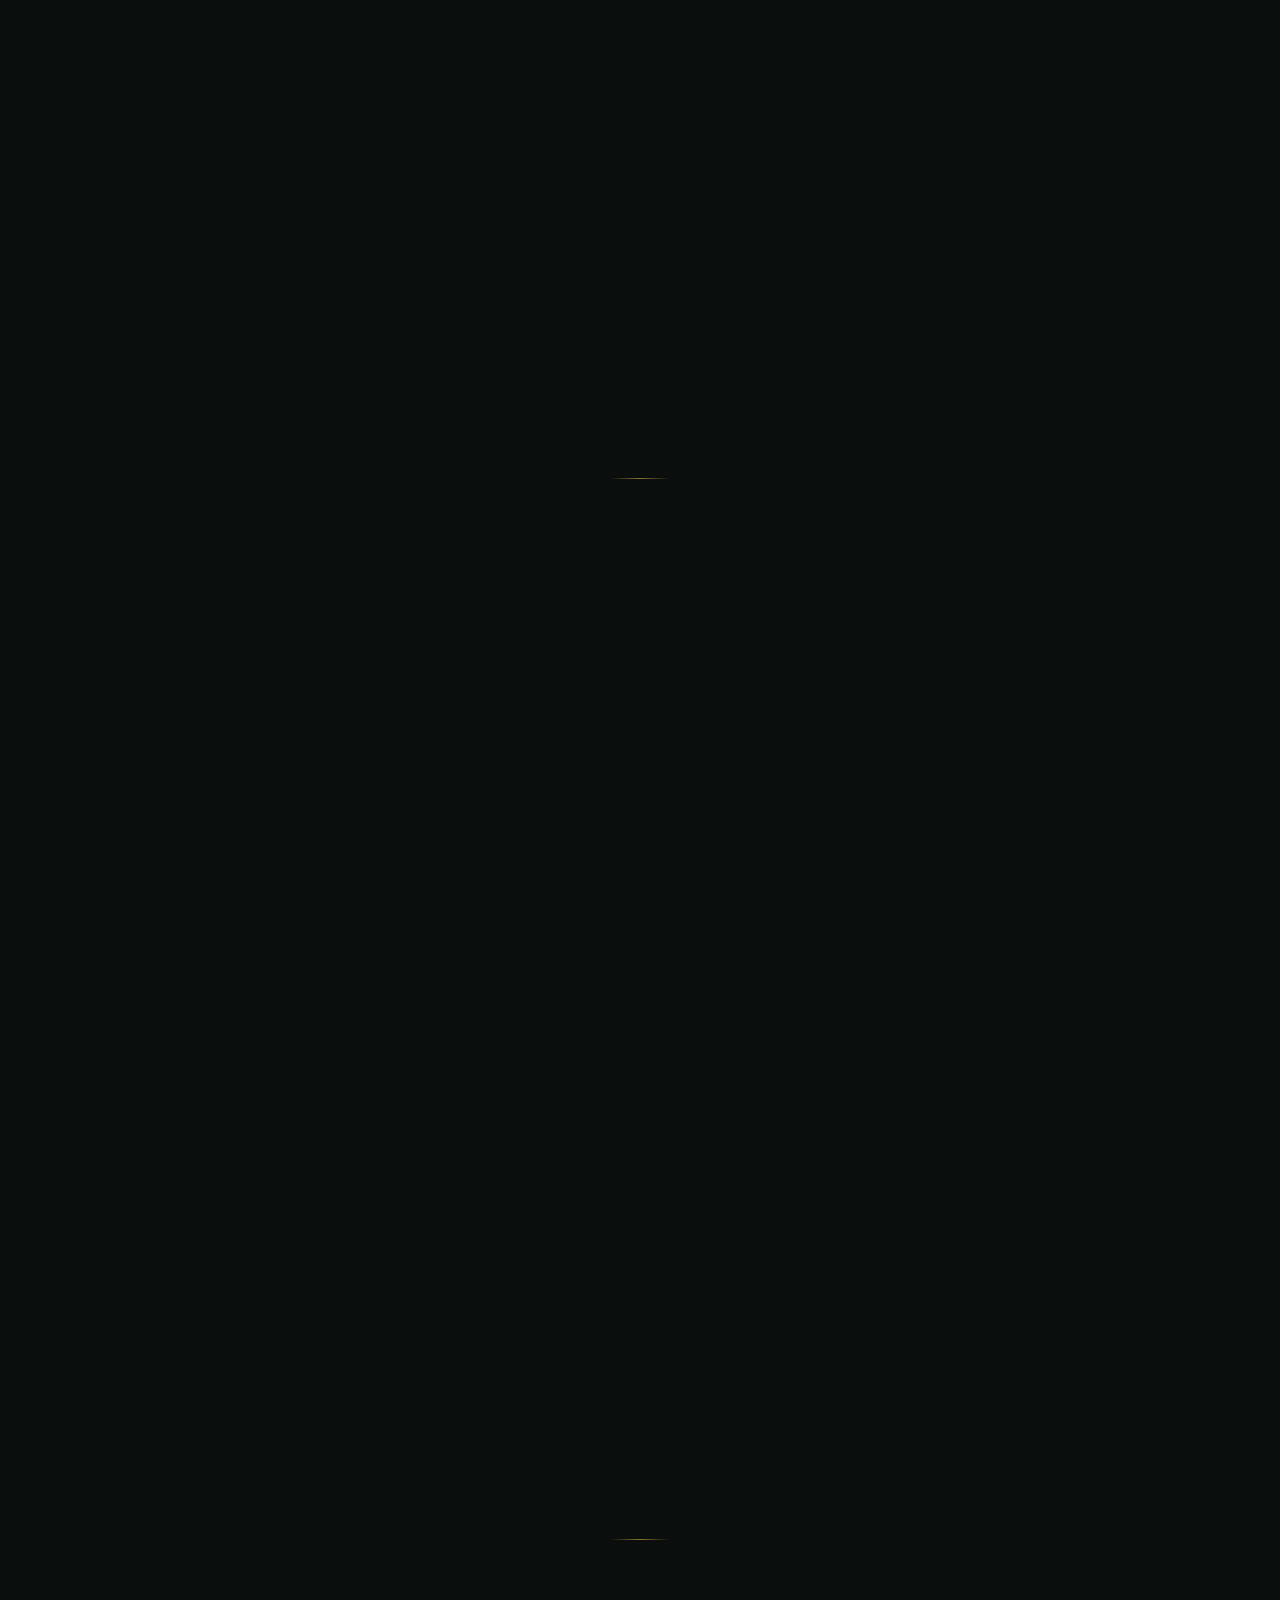
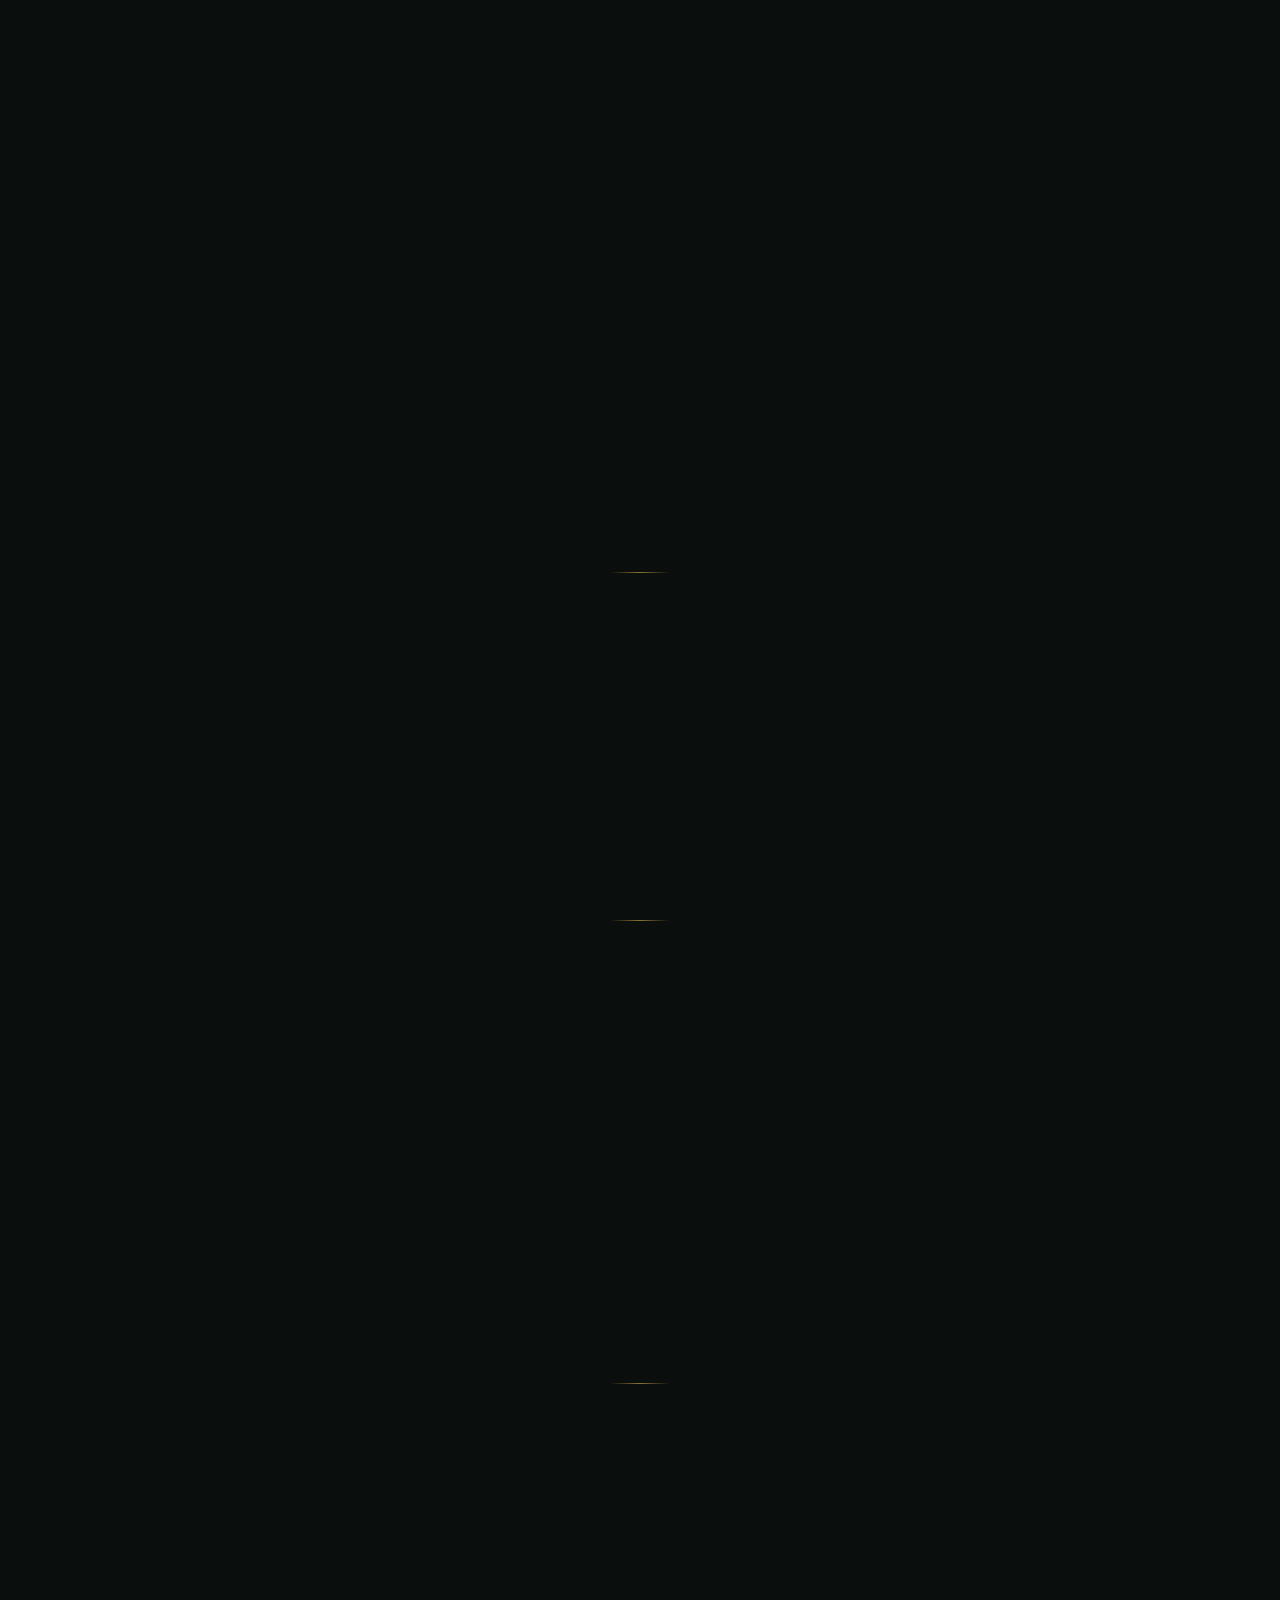
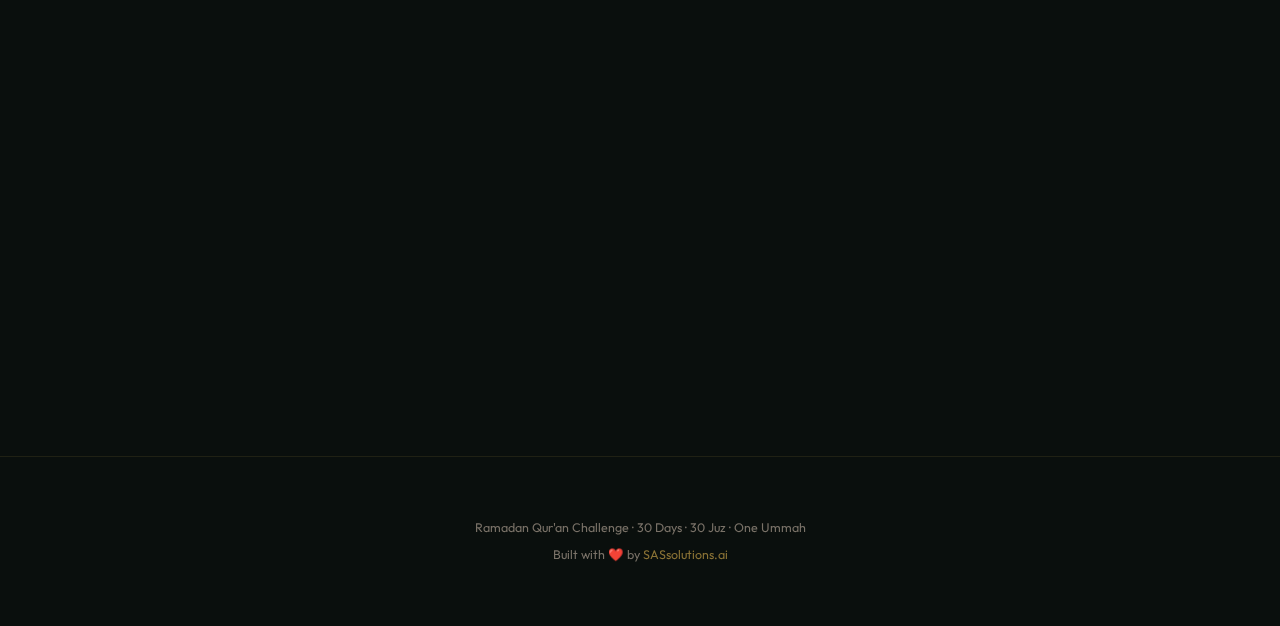
<file: ramadan-challenge.html>
<!DOCTYPE html>
<html lang="en" dir="ltr">
<head>
  <meta charset="UTF-8" />
  <meta name="viewport" content="width=device-width, initial-scale=1.0" />
  <title>Ramadan Qur'an Challenge — 30 Days, 30 Juz</title>
  <link rel="preconnect" href="https://fonts.googleapis.com" />
  <link rel="preconnect" href="https://fonts.gstatic.com" crossorigin />
  <link href="https://fonts.googleapis.com/css2?family=Amiri:ital,wght@0,400;0,700;1,400&family=Cormorant+Garamond:ital,wght@0,300;0,400;0,500;0,600;0,700;1,400&family=Outfit:wght@300;400;500;600;700&display=swap" rel="stylesheet" />
  <style>
    :root {
      --bg-deep: #0a0f0d;
      --bg-card: #0f1a15;
      --bg-card-hover: #142420;
      --emerald: #1a7a5a;
      --emerald-light: #22a67a;
      --emerald-glow: #2ce8a0;
      --gold: #c9a84c;
      --gold-light: #e8c968;
      --gold-dim: #8a7235;
      --cream: #f0e8d8;
      --cream-soft: #e0d5c0;
      --text-primary: #eae4d8;
      --text-secondary: #b0a898;
      --text-muted: #7a7268;
      --border: rgba(201, 168, 76, 0.12);
      --border-glow: rgba(201, 168, 76, 0.25);
      --shadow: 0 8px 32px rgba(0, 0, 0, 0.4);
    }

    * { margin: 0; padding: 0; box-sizing: border-box; }

    html { scroll-behavior: smooth; }

    body {
      font-family: 'Outfit', sans-serif;
      background: var(--bg-deep);
      color: var(--text-primary);
      line-height: 1.7;
      overflow-x: hidden;
    }

    /* ── Geometric Islamic pattern overlay ── */
    body::before {
      content: '';
      position: fixed;
      inset: 0;
      background:
        radial-gradient(circle at 20% 50%, rgba(26, 122, 90, 0.06) 0%, transparent 50%),
        radial-gradient(circle at 80% 20%, rgba(201, 168, 76, 0.04) 0%, transparent 40%),
        radial-gradient(circle at 60% 80%, rgba(26, 122, 90, 0.04) 0%, transparent 40%);
      pointer-events: none;
      z-index: 0;
    }

    /* ── Noise texture ── */
    body::after {
      content: '';
      position: fixed;
      inset: 0;
      opacity: 0.03;
      background-image: url("data:image/svg+xml,%3Csvg viewBox='0 0 256 256' xmlns='http://www.w3.org/2000/svg'%3E%3Cfilter id='noise'%3E%3CfeTurbulence type='fractalNoise' baseFrequency='0.9' numOctaves='4' stitchTiles='stitch'/%3E%3C/filter%3E%3Crect width='100%25' height='100%25' filter='url(%23noise)' opacity='1'/%3E%3C/svg%3E");
      pointer-events: none;
      z-index: 0;
    }

    .container {
      max-width: 720px;
      margin: 0 auto;
      padding: 0 24px;
      position: relative;
      z-index: 1;
    }

    /* ── HERO ── */
    .hero {
      min-height: 100vh;
      display: flex;
      flex-direction: column;
      align-items: center;
      justify-content: center;
      text-align: center;
      padding: 60px 24px;
      position: relative;
    }

    .hero-ornament {
      width: 80px;
      height: 2px;
      background: linear-gradient(90deg, transparent, var(--gold), transparent);
      margin-bottom: 40px;
      animation: fadeIn 1.2s ease-out;
    }

    .hero-crescent {
      font-size: 56px;
      margin-bottom: 24px;
      animation: floatIn 1s ease-out;
      filter: drop-shadow(0 0 20px rgba(201, 168, 76, 0.3));
    }

    .hero-title {
      font-family: 'Cormorant Garamond', serif;
      font-weight: 300;
      font-size: clamp(2.2rem, 6vw, 3.8rem);
      color: var(--cream);
      letter-spacing: 0.02em;
      line-height: 1.2;
      margin-bottom: 8px;
      animation: fadeIn 1s ease-out 0.2s both;
    }

    .hero-title em {
      font-style: italic;
      color: var(--gold);
      font-weight: 400;
    }

    .hero-subtitle {
      font-family: 'Cormorant Garamond', serif;
      font-size: clamp(1.1rem, 3vw, 1.4rem);
      color: var(--text-secondary);
      font-weight: 300;
      letter-spacing: 0.06em;
      margin-bottom: 32px;
      animation: fadeIn 1s ease-out 0.4s both;
    }

    .hero-ayah {
      font-family: 'Amiri', serif;
      font-size: clamp(1.6rem, 4vw, 2.2rem);
      color: var(--gold);
      direction: rtl;
      margin-bottom: 8px;
      line-height: 1.8;
      animation: fadeIn 1s ease-out 0.6s both;
    }

    .hero-ayah-translation {
      font-family: 'Cormorant Garamond', serif;
      font-style: italic;
      font-size: 1rem;
      color: var(--text-muted);
      margin-bottom: 48px;
      animation: fadeIn 1s ease-out 0.7s both;
    }

    .hero-cta {
      display: inline-flex;
      align-items: center;
      gap: 10px;
      background: linear-gradient(135deg, var(--emerald), var(--emerald-light));
      color: var(--cream);
      padding: 16px 40px;
      border-radius: 60px;
      text-decoration: none;
      font-weight: 500;
      font-size: 1rem;
      letter-spacing: 0.04em;
      transition: all 0.3s ease;
      box-shadow: 0 4px 24px rgba(34, 166, 122, 0.25);
      animation: fadeIn 1s ease-out 0.9s both;
    }

    .hero-cta:hover {
      transform: translateY(-2px);
      box-shadow: 0 8px 32px rgba(34, 166, 122, 0.4);
    }

    .scroll-hint {
      position: absolute;
      bottom: 32px;
      animation: pulse 2s ease-in-out infinite;
      color: var(--text-muted);
      font-size: 0.8rem;
      letter-spacing: 0.1em;
      text-transform: uppercase;
    }

    .scroll-hint::after {
      content: '';
      display: block;
      width: 1px;
      height: 32px;
      background: linear-gradient(to bottom, var(--gold-dim), transparent);
      margin: 8px auto 0;
    }

    /* ── DAY NAV ── */
    .day-nav {
      display: flex;
      gap: 6px;
      justify-content: center;
      flex-wrap: wrap;
      padding: 32px 24px;
      position: sticky;
      top: 0;
      background: linear-gradient(to bottom, var(--bg-deep) 60%, transparent);
      z-index: 10;
    }

    .day-dot {
      width: 32px;
      height: 32px;
      border-radius: 50%;
      border: 1px solid var(--border);
      display: flex;
      align-items: center;
      justify-content: center;
      font-size: 0.65rem;
      color: var(--text-muted);
      cursor: pointer;
      transition: all 0.2s ease;
      text-decoration: none;
    }

    .day-dot:hover {
      border-color: var(--gold-dim);
      color: var(--gold);
    }

    .day-dot.active {
      background: var(--gold);
      color: var(--bg-deep);
      border-color: var(--gold);
      font-weight: 600;
    }

    .day-dot.locked {
      opacity: 0.3;
      cursor: default;
    }

    /* ── CONTENT SECTIONS ── */
    .content {
      padding-bottom: 120px;
    }

    .section {
      margin-bottom: 64px;
      animation: slideUp 0.6s ease-out both;
    }

    .section-label {
      display: inline-flex;
      align-items: center;
      gap: 8px;
      font-size: 0.7rem;
      text-transform: uppercase;
      letter-spacing: 0.18em;
      color: var(--gold);
      margin-bottom: 16px;
      font-weight: 600;
    }

    .section-label::before {
      content: '';
      width: 20px;
      height: 1px;
      background: var(--gold-dim);
    }

    .day-header {
      text-align: center;
      margin-bottom: 56px;
      padding: 48px 0;
      border-bottom: 1px solid var(--border);
    }

    .day-header h1 {
      font-family: 'Cormorant Garamond', serif;
      font-weight: 300;
      font-size: clamp(1.8rem, 5vw, 2.8rem);
      color: var(--cream);
      margin-bottom: 8px;
    }

    .day-header h1 span {
      color: var(--gold);
      font-weight: 500;
    }

    .day-header .juz-info {
      font-size: 0.9rem;
      color: var(--text-secondary);
      margin-bottom: 20px;
    }

    .surahs-covered {
      display: flex;
      gap: 16px;
      justify-content: center;
      flex-wrap: wrap;
    }

    .surah-tag {
      padding: 8px 20px;
      border: 1px solid var(--border);
      border-radius: 40px;
      font-size: 0.8rem;
      color: var(--text-secondary);
      background: var(--bg-card);
    }

    .surah-tag strong {
      color: var(--gold-light);
      font-weight: 500;
    }

    /* ── Summary Card ── */
    .summary-card {
      background: var(--bg-card);
      border: 1px solid var(--border);
      border-radius: 16px;
      padding: 32px;
      font-size: 0.95rem;
      color: var(--text-secondary);
      line-height: 1.85;
    }

    /* ── Surah Breakdown ── */
    .surah-block {
      background: var(--bg-card);
      border: 1px solid var(--border);
      border-radius: 16px;
      padding: 32px;
      margin-bottom: 24px;
      transition: border-color 0.3s ease;
    }

    .surah-block:hover {
      border-color: var(--border-glow);
    }

    .surah-block h3 {
      font-family: 'Cormorant Garamond', serif;
      font-size: 1.5rem;
      color: var(--cream);
      font-weight: 500;
      margin-bottom: 4px;
    }

    .surah-block h3 .surah-num {
      color: var(--gold);
      font-size: 0.85rem;
      font-family: 'Outfit', sans-serif;
      font-weight: 400;
      vertical-align: middle;
    }

    .surah-meta {
      display: flex;
      flex-wrap: wrap;
      gap: 16px;
      margin-bottom: 20px;
      padding-bottom: 16px;
      border-bottom: 1px solid var(--border);
    }

    .surah-meta-item {
      font-size: 0.78rem;
      color: var(--text-muted);
    }

    .surah-meta-item strong {
      color: var(--text-secondary);
      font-weight: 500;
    }

    .surah-detail {
      margin-bottom: 16px;
    }

    .surah-detail-label {
      font-size: 0.72rem;
      text-transform: uppercase;
      letter-spacing: 0.12em;
      color: var(--gold-dim);
      margin-bottom: 4px;
      font-weight: 600;
    }

    .surah-detail p {
      font-size: 0.9rem;
      color: var(--text-secondary);
    }

    .key-teaching {
      display: flex;
      gap: 12px;
      margin-bottom: 12px;
      padding: 12px 16px;
      background: rgba(26, 122, 90, 0.06);
      border-radius: 10px;
      border-left: 2px solid var(--emerald);
    }

    .key-teaching-icon {
      flex-shrink: 0;
      width: 20px;
      height: 20px;
      background: var(--emerald);
      border-radius: 50%;
      display: flex;
      align-items: center;
      justify-content: center;
      font-size: 0.6rem;
      color: white;
      margin-top: 2px;
    }

    .key-teaching p {
      font-size: 0.88rem;
      color: var(--text-secondary);
      line-height: 1.6;
    }

    /* ── Ayah Highlight ── */
    .ayah-card {
      background: linear-gradient(135deg, rgba(201, 168, 76, 0.06), rgba(26, 122, 90, 0.04));
      border: 1px solid var(--border-glow);
      border-radius: 14px;
      padding: 28px;
      text-align: center;
      margin-top: 20px;
    }

    .ayah-arabic {
      font-family: 'Amiri', serif;
      font-size: clamp(1.4rem, 4vw, 1.9rem);
      color: var(--gold);
      direction: rtl;
      line-height: 2;
      margin-bottom: 12px;
    }

    .ayah-translation {
      font-family: 'Cormorant Garamond', serif;
      font-style: italic;
      font-size: 1rem;
      color: var(--cream-soft);
      margin-bottom: 8px;
      line-height: 1.6;
    }

    .ayah-ref {
      font-size: 0.72rem;
      color: var(--text-muted);
      letter-spacing: 0.05em;
    }

    .ayah-reflection {
      font-size: 0.85rem;
      color: var(--text-secondary);
      margin-top: 12px;
      padding-top: 12px;
      border-top: 1px solid var(--border);
      line-height: 1.6;
    }

    /* ── Theme Cards ── */
    .theme-card {
      background: var(--bg-card);
      border: 1px solid var(--border);
      border-radius: 14px;
      padding: 28px;
      margin-bottom: 16px;
    }

    .theme-card h4 {
      font-family: 'Cormorant Garamond', serif;
      font-size: 1.2rem;
      color: var(--gold-light);
      font-weight: 500;
      margin-bottom: 8px;
    }

    .theme-card p {
      font-size: 0.88rem;
      color: var(--text-secondary);
      line-height: 1.7;
    }

    .theme-card .ramadan-tie {
      font-size: 0.82rem;
      color: var(--emerald-light);
      margin-top: 10px;
      font-style: italic;
    }

    /* ── Hadith Section ── */
    .hadith-card {
      background: linear-gradient(135deg, var(--bg-card), rgba(26, 122, 90, 0.08));
      border: 1px solid var(--emerald);
      border-radius: 16px;
      padding: 32px;
    }

    .hadith-card .hadith-text {
      font-family: 'Cormorant Garamond', serif;
      font-size: 1.05rem;
      color: var(--cream-soft);
      line-height: 1.8;
      margin-bottom: 16px;
    }

    .hadith-card .hadith-source {
      font-size: 0.78rem;
      color: var(--gold-dim);
      font-weight: 600;
      letter-spacing: 0.05em;
      margin-bottom: 16px;
    }

    .hadith-card .hadith-reflection {
      font-size: 0.88rem;
      color: var(--text-secondary);
      line-height: 1.6;
      padding-top: 16px;
      border-top: 1px solid rgba(26, 122, 90, 0.2);
    }

    /* ── Practice Card ── */
    .practice-card {
      background: var(--bg-card);
      border: 1px solid var(--gold-dim);
      border-radius: 16px;
      padding: 32px;
      position: relative;
      overflow: hidden;
    }

    .practice-card::before {
      content: '🤲';
      position: absolute;
      top: -10px;
      right: -10px;
      font-size: 80px;
      opacity: 0.05;
    }

    .practice-card p {
      font-size: 0.92rem;
      color: var(--text-secondary);
      line-height: 1.7;
    }

    /* ── Discussion ── */
    .discussion-card {
      background: var(--bg-card);
      border: 1px solid var(--border);
      border-radius: 14px;
      padding: 24px 28px;
      margin-bottom: 12px;
    }

    .discussion-card .q-type {
      font-size: 0.68rem;
      text-transform: uppercase;
      letter-spacing: 0.15em;
      color: var(--emerald-light);
      font-weight: 600;
      margin-bottom: 8px;
    }

    .discussion-card p {
      font-size: 0.92rem;
      color: var(--text-secondary);
      line-height: 1.6;
    }

    /* ── Habit Check ── */
    .habit-section {
      background: linear-gradient(135deg, rgba(201, 168, 76, 0.04), rgba(26, 122, 90, 0.04));
      border: 1px solid var(--border);
      border-radius: 16px;
      padding: 32px;
      text-align: center;
    }

    .habit-section p {
      font-size: 0.92rem;
      color: var(--text-secondary);
      line-height: 1.7;
    }

    .closing-dua {
      font-family: 'Amiri', serif;
      font-size: 1.1rem;
      color: var(--gold);
      margin-top: 20px;
      direction: rtl;
    }

    .closing-message {
      font-family: 'Cormorant Garamond', serif;
      font-style: italic;
      font-size: 1rem;
      color: var(--cream-soft);
      margin-top: 8px;
    }

    /* ── Dividers ── */
    .divider {
      width: 60px;
      height: 1px;
      background: linear-gradient(90deg, transparent, var(--gold-dim), transparent);
      margin: 48px auto;
    }

    /* ── Footer ── */
    .footer {
      text-align: center;
      padding: 60px 24px;
      border-top: 1px solid var(--border);
      position: relative;
      z-index: 1;
    }

    .footer p {
      font-size: 0.78rem;
      color: var(--text-muted);
      line-height: 1.8;
    }

    .footer a {
      color: var(--gold-dim);
      text-decoration: none;
    }

    /* ── Animations ── */
    @keyframes fadeIn {
      from { opacity: 0; }
      to { opacity: 1; }
    }

    @keyframes floatIn {
      from { opacity: 0; transform: translateY(-20px); }
      to { opacity: 1; transform: translateY(0); }
    }

    @keyframes slideUp {
      from { opacity: 0; transform: translateY(30px); }
      to { opacity: 1; transform: translateY(0); }
    }

    @keyframes pulse {
      0%, 100% { opacity: 0.4; }
      50% { opacity: 0.8; }
    }

    /* ── Scroll animations ── */
    .reveal {
      opacity: 0;
      transform: translateY(24px);
      transition: opacity 0.7s ease, transform 0.7s ease;
    }

    .reveal.visible {
      opacity: 1;
      transform: translateY(0);
    }

    /* ── Responsive ── */
    @media (max-width: 480px) {
      .container { padding: 0 16px; }
      .surah-block, .summary-card, .hadith-card, .practice-card, .habit-section { padding: 24px; }
      .ayah-card { padding: 20px; }
      .surah-meta { flex-direction: column; gap: 6px; }
      .day-nav { gap: 4px; padding: 20px 12px; }
      .day-dot { width: 28px; height: 28px; font-size: 0.58rem; }
    }
  </style>
</head>
<body>

  <!-- ════════════ HERO ════════════ -->
  <section class="hero">
    <div class="hero-ornament"></div>
    <div class="hero-crescent">🌙</div>
    <h1 class="hero-title">Ramadan Qur'an <em>Challenge</em></h1>
    <p class="hero-subtitle">30 Days · 30 Juz · One Ummah</p>
    <p class="hero-ayah">شَهْرُ رَمَضَانَ ٱلَّذِىٓ أُنزِلَ فِيهِ ٱلْقُرْءَانُ هُدًى لِّلنَّاسِ</p>
    <p class="hero-ayah-translation">"The month of Ramadan in which the Qur'an was revealed, a guidance for the people." — 2:185</p>
    <a href="#day-content" class="hero-cta">Begin Today's Reading ↓</a>
    <div class="scroll-hint">Scroll</div>
  </section>

  <!-- ════════════ DAY NAV ════════════ -->
  <nav class="day-nav" id="day-nav">
    <a class="day-dot active" href="#day-content" title="Day 1">1</a>
    <span class="day-dot locked">2</span>
    <span class="day-dot locked">3</span>
    <span class="day-dot locked">4</span>
    <span class="day-dot locked">5</span>
    <span class="day-dot locked">6</span>
    <span class="day-dot locked">7</span>
    <span class="day-dot locked">8</span>
    <span class="day-dot locked">9</span>
    <span class="day-dot locked">10</span>
    <span class="day-dot locked">11</span>
    <span class="day-dot locked">12</span>
    <span class="day-dot locked">13</span>
    <span class="day-dot locked">14</span>
    <span class="day-dot locked">15</span>
    <span class="day-dot locked">16</span>
    <span class="day-dot locked">17</span>
    <span class="day-dot locked">18</span>
    <span class="day-dot locked">19</span>
    <span class="day-dot locked">20</span>
    <span class="day-dot locked">21</span>
    <span class="day-dot locked">22</span>
    <span class="day-dot locked">23</span>
    <span class="day-dot locked">24</span>
    <span class="day-dot locked">25</span>
    <span class="day-dot locked">26</span>
    <span class="day-dot locked">27</span>
    <span class="day-dot locked">28</span>
    <span class="day-dot locked">29</span>
    <span class="day-dot locked">30</span>
  </nav>

  <!-- ════════════ CONTENT ════════════ -->
  <main class="content" id="day-content">
    <div class="container">

      <!-- DAY HEADER -->
      <div class="day-header reveal">
        <h1>Day <span>1</span> of 30</h1>
        <p class="juz-info">Juz 1 — The Foundation</p>
        <div class="surahs-covered">
          <span class="surah-tag"><strong>Al-Fatihah</strong> · The Opening · 1:1-7</span>
          <span class="surah-tag"><strong>Al-Baqarah</strong> · The Cow · 2:1-141</span>
        </div>
      </div>

      <!-- JUZ SUMMARY -->
      <section class="section reveal">
        <div class="section-label">📝 Juz Summary</div>
        <div class="summary-card">
          Juz 1 opens the Qur'an with Al-Fatihah — a perfect prayer that maps the entire relationship between Creator and creation — then launches into Al-Baqarah, the longest surah in the Qur'an. This Juz lays the foundation for everything that follows: it introduces the purpose of the Book (guidance for the God-conscious), categorizes humanity's response to divine truth (believers, disbelievers, hypocrites), recounts the story of Adam and the Children of Israel, and calls believers to embody their covenant with Allah through worship, gratitude, and trust. The spiritual arc moves from prayer (Al-Fatihah) to practice (Al-Baqarah's early commands about faith, prayer, charity, and patience).
        </div>
      </section>

      <div class="divider"></div>

      <!-- SURAH BREAKDOWN: AL-FATIHAH -->
      <section class="section reveal">
        <div class="section-label">📖 Surah-by-Surah Breakdown</div>

        <div class="surah-block">
          <h3>Al-Fatihah <span class="surah-num">Surah 1, Verses 1-7</span></h3>
          <div class="surah-meta">
            <div class="surah-meta-item"><strong>Name:</strong> "The Opening"</div>
            <div class="surah-meta-item"><strong>Revealed:</strong> Makkah</div>
            <div class="surah-meta-item"><strong>Also called:</strong> Umm al-Kitab</div>
          </div>

          <div class="surah-detail">
            <div class="surah-detail-label">Revelation Context</div>
            <p>Among the earliest revelations, establishing the core relationship between the servant and the Lord — a template for all du'a and worship.</p>
          </div>

          <div class="surah-detail">
            <div class="surah-detail-label">Core Theme</div>
            <p>A complete prayer that acknowledges Allah's sovereignty, seeks His guidance, and asks for the straight path while avoiding misguidance.</p>
          </div>

          <div class="surah-detail">
            <div class="surah-detail-label">Key Teachings</div>
          </div>

          <div class="key-teaching">
            <div class="key-teaching-icon">١</div>
            <p><strong>Praise belongs to Allah alone</strong> — He is the Lord of all worlds, the Most Merciful, and the Master of the Day of Judgment. Recognizing these attributes transforms how we approach life.</p>
          </div>
          <div class="key-teaching">
            <div class="key-teaching-icon">٢</div>
            <p><strong>Worship and help come only from Allah</strong> — "You alone we worship, and You alone we ask for help" is the pivot of the surah, balancing between devotion and dependence.</p>
          </div>
          <div class="key-teaching">
            <div class="key-teaching-icon">٣</div>
            <p><strong>Guidance is the greatest need</strong> — We ask Allah to guide us to the straight path daily because we are constantly at risk of straying or forgetting.</p>
          </div>

          <div class="ayah-card">
            <div class="surah-detail-label" style="text-align:center; margin-bottom:12px;">Standout Ayah</div>
            <div class="ayah-arabic">ٱهْدِنَا ٱلصِّرَٰطَ ٱلْمُسْتَقِيمَ</div>
            <div class="ayah-translation">"Guide us to the straight path."</div>
            <div class="ayah-ref">Surah Al-Fatihah 1:6 · Sahih International</div>
            <div class="ayah-reflection">This single request is repeated at least 17 times daily in our prayers — because guidance isn't a one-time event. It's a constant, renewable gift we need in every moment.</div>
          </div>
        </div>

        <!-- SURAH BREAKDOWN: AL-BAQARAH -->
        <div class="surah-block">
          <h3>Al-Baqarah <span class="surah-num">Surah 2, Verses 1-141</span></h3>
          <div class="surah-meta">
            <div class="surah-meta-item"><strong>Name:</strong> "The Cow"</div>
            <div class="surah-meta-item"><strong>Revealed:</strong> Madinah</div>
            <div class="surah-meta-item"><strong>Continues:</strong> Juz 2 →</div>
          </div>

          <div class="surah-detail">
            <div class="surah-detail-label">Revelation Context</div>
            <p>Revealed after the Hijrah, when the Muslim community was being built in Madinah. It addresses the new believers, the Jewish and Christian communities, and the hypocrites who posed internal threats.</p>
          </div>

          <div class="surah-detail">
            <div class="surah-detail-label">Core Theme</div>
            <p>Establishing the Qur'an as divine guidance, exposing hypocrisy, recounting the covenant with the Children of Israel as a warning and lesson, and calling believers to true faith demonstrated through action.</p>
          </div>

          <div class="surah-detail">
            <div class="surah-detail-label">Key Teachings</div>
          </div>

          <div class="key-teaching">
            <div class="key-teaching-icon">١</div>
            <p><strong>Three categories of people:</strong> Believers (who accept guidance), disbelievers (who reject it openly), and hypocrites (who claim belief but harbor disbelief). The hypocrites receive the longest description because internal threats are the most dangerous.</p>
          </div>
          <div class="key-teaching">
            <div class="key-teaching-icon">٢</div>
            <p><strong>Faith requires action, not just words</strong> — Belief in the unseen, establishing prayer, spending from provision, and certainty in the Hereafter are the marks of true believers (2:2-5).</p>
          </div>
          <div class="key-teaching">
            <div class="key-teaching-icon">٣</div>
            <p><strong>The story of Adam teaches humility and mercy</strong> — Adam's sin, his repentance, and Allah's forgiveness show that humans will err, but sincere repentance is always accepted (2:30-39).</p>
          </div>
          <div class="key-teaching">
            <div class="key-teaching-icon">٤</div>
            <p><strong>Allah's covenant with the Children of Israel serves as a mirror</strong> — They were given countless blessings yet many disobeyed. This is a warning for us not to repeat their mistakes (2:40-141).</p>
          </div>
          <div class="key-teaching">
            <div class="key-teaching-icon">٥</div>
            <p><strong>True devotion over ritual</strong> — Allah rebukes making worship about identity and exclusivity rather than sincere submission to the One God (2:111-112).</p>
          </div>

          <div class="ayah-card">
            <div class="surah-detail-label" style="text-align:center; margin-bottom:12px;">Standout Ayah</div>
            <div class="ayah-arabic">ٱلَّذِينَ يُؤْمِنُونَ بِٱلْغَيْبِ وَيُقِيمُونَ ٱلصَّلَوٰةَ وَمِمَّا رَزَقْنَٰهُمْ يُنفِقُونَ</div>
            <div class="ayah-translation">"Who believe in the unseen, establish prayer, and spend out of what We have provided for them."</div>
            <div class="ayah-ref">Surah Al-Baqarah 2:3 · Sahih International</div>
            <div class="ayah-reflection">This ayah defines the believer: faith isn't just intellectual assent — it's trusting what you cannot see, worshipping consistently, and giving generously.</div>
          </div>
        </div>
      </section>

      <div class="divider"></div>

      <!-- CONNECTING THE DOTS -->
      <section class="section reveal">
        <div class="section-label">🔗 Connecting the Dots</div>
        <div class="summary-card">
          Al-Fatihah teaches us to ask for the straight path, and Al-Baqarah immediately shows us what that path looks like and who walks it. The opening surah is the question; Al-Baqarah begins the answer. Both emphasize guidance, warn against those who were shown the path but turned away, and call us to sincerity in worship and action — not empty claims.
        </div>
      </section>

      <div class="divider"></div>

      <!-- CORE THEMES -->
      <section class="section reveal">
        <div class="section-label">🎯 Core Themes of This Juz</div>

        <div class="theme-card">
          <h4>1. Guidance as a Gift, Not a Given</h4>
          <p>The Qur'an is guidance "for those who are conscious of Allah" (2:2) — it doesn't force itself on anyone. From Al-Fatihah's plea for guidance to Al-Baqarah's warnings about those who reject it, this Juz makes clear that divine direction is active and relational. You must seek it, guard it, and live it.</p>
          <p class="ramadan-tie">During Ramadan, ask yourself daily — am I truly open to being guided, even if it means changing something I'm attached to?</p>
        </div>

        <div class="theme-card">
          <h4>2. Sincerity Over Performance</h4>
          <p>The hypocrites "say with their tongues what is not in their hearts" (2:8-20). The Children of Israel turned worship into ethnic pride rather than devotion (2:111-113). Allah is teaching us that He sees past our outward displays to the intention beneath.</p>
          <p class="ramadan-tie">As you fast, pray, and give charity this month, check your niyyah (intention) regularly. Are you doing it for Allah, or for people's approval?</p>
        </div>

        <div class="theme-card">
          <h4>3. Past Communities as Mirrors</h4>
          <p>The stories of Adam and Bani Israel aren't ancient history — they're templates. Adam shows us that humans fall, but repentance restores us. The Children of Israel show us that blessings can be lost through arrogance and disobedience.</p>
          <p class="ramadan-tie">What blessings are you taking for granted? What habits might you be repeating from those who were warned before you?</p>
        </div>
      </section>

      <div class="divider"></div>

      <!-- KEY AYAT COLLECTION -->
      <section class="section reveal">
        <div class="section-label">✨ Key Ayat Collection</div>

        <div class="ayah-card" style="margin-bottom: 16px;">
          <div class="ayah-arabic">إِيَّاكَ نَعْبُدُ وَإِيَّاكَ نَسْتَعِينُ</div>
          <div class="ayah-translation">"You alone we worship, and You alone we ask for help."</div>
          <div class="ayah-ref">Surah Al-Fatihah 1:5 · Sahih International</div>
          <div class="ayah-reflection">The covenant in a single sentence — total devotion, total dependence. Where in your life are you relying on yourself or others instead of turning first to Allah?</div>
        </div>

        <div class="ayah-card" style="margin-bottom: 16px;">
          <div class="ayah-arabic">يَٰٓأَيُّهَا ٱلنَّاسُ ٱعْبُدُوا۟ رَبَّكُمُ ٱلَّذِى خَلَقَكُمْ وَٱلَّذِينَ مِن قَبْلِكُمْ لَعَلَّكُمْ تَتَّقُونَ</div>
          <div class="ayah-translation">"O mankind, worship your Lord, who created you and those before you, that you may become righteous."</div>
          <div class="ayah-ref">Surah Al-Baqarah 2:21 · Sahih International</div>
          <div class="ayah-reflection">The purpose of creation stated plainly. How would your daily routine change if you truly lived as though worship was your life's purpose?</div>
        </div>

        <div class="ayah-card">
          <div class="ayah-arabic">وَٱسْتَعِينُوا۟ بِٱلصَّبْرِ وَٱلصَّلَوٰةِ ۚ وَإِنَّهَا لَكَبِيرَةٌ إِلَّا عَلَى ٱلْخَٰشِعِينَ</div>
          <div class="ayah-translation">"And seek help through patience and prayer, and indeed, it is difficult except for the humbly submissive [to Allah]."</div>
          <div class="ayah-ref">Surah Al-Baqarah 2:45 · Sahih International</div>
          <div class="ayah-reflection">Life is hard. Allah gives us two tools: sabr (patience) and salah (prayer). What challenge are you facing that requires both?</div>
        </div>
      </section>

      <div class="divider"></div>

      <!-- HADITH OF THE DAY -->
      <section class="section reveal">
        <div class="section-label">📚 Hadith of the Day</div>
        <div class="hadith-card">
          <div class="hadith-text">
            The Prophet Muhammad ﷺ said: "Allah the Almighty said: 'I have divided the prayer (Al-Fatihah) between Myself and My servant into two halves, and My servant shall have what he has asked for.' When the servant says 'Al-hamdu lillahi Rabbil-'alamin,' Allah says: 'My servant has praised Me.' And when he says 'Ar-Rahmanir-Rahim,' Allah says: 'My servant has extolled Me.' And when he says 'Maliki yawmid-din,' Allah says: 'My servant has glorified Me.' And when he says 'Iyyaka na'budu wa iyyaka nasta'in,' He says: 'This is between Me and My servant, and My servant shall have what he has asked for.' And when he says 'Ihdinas-siratal-mustaqim…,' He says: 'This is for My servant, and My servant shall have what he has asked for.'"
          </div>
          <div class="hadith-source">Sahih Muslim #395</div>
          <div class="hadith-reflection">
            Al-Fatihah isn't just recitation — it's a living conversation between you and Allah. Every time you pray, He is responding to your praise and granting your request for guidance. Let that transform how you stand in Salah today.
          </div>
        </div>
      </section>

      <div class="divider"></div>

      <!-- DAILY PRACTICE -->
      <section class="section reveal">
        <div class="section-label">🤲 Daily Practice</div>
        <div class="practice-card">
          <p>Today, recite Al-Fatihah slowly in one of your prayers — whether Fajr, Taraweeh, or a voluntary two rak'ah before bed. <strong>Pause after each verse and mean it.</strong> When you say "Guide us to the straight path," picture one specific area of your life where you need guidance right now — a relationship, a career decision, a habit you're struggling with — and ask Allah sincerely in that moment.</p>
        </div>
      </section>

      <div class="divider"></div>

      <!-- DISCUSSION QUESTIONS -->
      <section class="section reveal">
        <div class="section-label">💬 Community Discussion</div>

        <div class="discussion-card">
          <div class="q-type">Reflection Question</div>
          <p>Al-Baqarah describes hypocrites as those who "deceive themselves, but they perceive it not" (2:9). What's one area where you might be spiritually complacent or deceiving yourself about your relationship with Allah?</p>
        </div>

        <div class="discussion-card">
          <div class="q-type">Application Question</div>
          <p>The believers are described as those who "spend out of what We have provided for them" (2:3). What's one form of sadaqah — time, money, knowledge, or kindness — you can give today, inspired by this ayah?</p>
        </div>
      </section>

      <div class="divider"></div>

      <!-- HABIT CHECK-IN -->
      <section class="section reveal">
        <div class="section-label">🕌 Ramadan Habit Check-In</div>
        <div class="habit-section">
          <h4 style="font-family: 'Cormorant Garamond', serif; font-size: 1.3rem; color: var(--gold-light); font-weight: 500; margin-bottom: 12px;">Praying with Presence</h4>
          <p>Tonight in Taraweeh, you'll hear Juz 1 recited. Instead of letting your mind wander, anchor yourself by listening for the ayat you studied today. When you hear "Ihdinas-siratal-mustaqim" in Al-Fatihah, remember: Allah is responding to you in that moment.</p>
          <p style="margin-top: 16px; font-style: italic; color: var(--cream-soft);">Ramadan is your annual reset. Day 1 is about intention — you've opened the Book, you've asked for guidance, and now you walk the path one day at a time.</p>
          <div class="closing-dua">اللَّهُمَّ اهْدِنِي وَسَدِّدْنِي</div>
          <div class="closing-message">O Allah, guide me and make me steadfast.</div>
          <p style="margin-top: 24px; font-size: 1.2rem;">Let's begin. 🌙</p>
        </div>
      </section>

    </div>
  </main>

  <!-- ════════════ FOOTER ════════════ -->
  <footer class="footer">
    <p>Ramadan Qur'an Challenge · 30 Days · 30 Juz · One Ummah</p>
    <p style="margin-top: 4px;">Built with ❤️ by <a href="https://sassolutions.ai" target="_blank">SASsolutions.ai</a></p>
  </footer>

  <!-- ════════════ SCROLL REVEAL ════════════ -->
  <script>
    document.addEventListener('DOMContentLoaded', () => {
      const reveals = document.querySelectorAll('.reveal');
      const observer = new IntersectionObserver((entries) => {
        entries.forEach(entry => {
          if (entry.isIntersecting) {
            entry.target.classList.add('visible');
          }
        });
      }, { threshold: 0.1, rootMargin: '0px 0px -40px 0px' });
      reveals.forEach(el => observer.observe(el));
    });
  </script>

</body>
</html>
</file>
